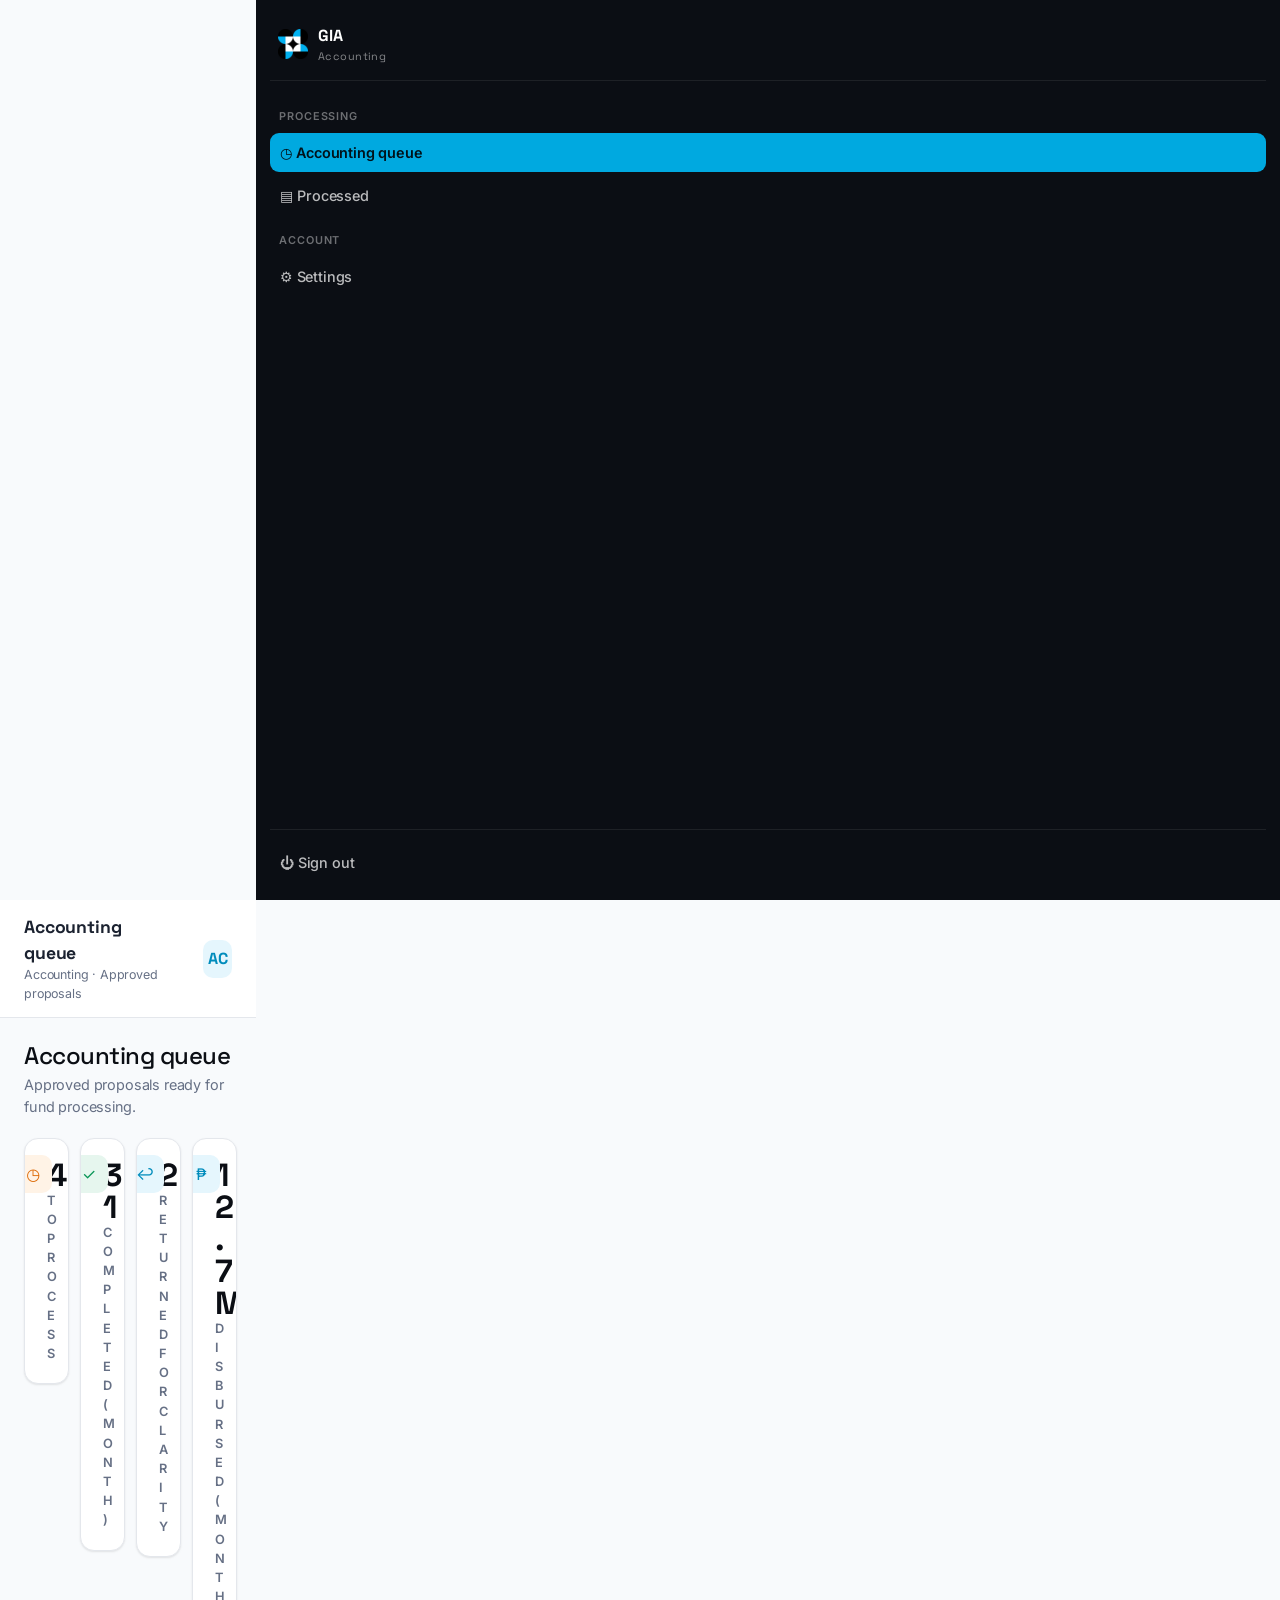
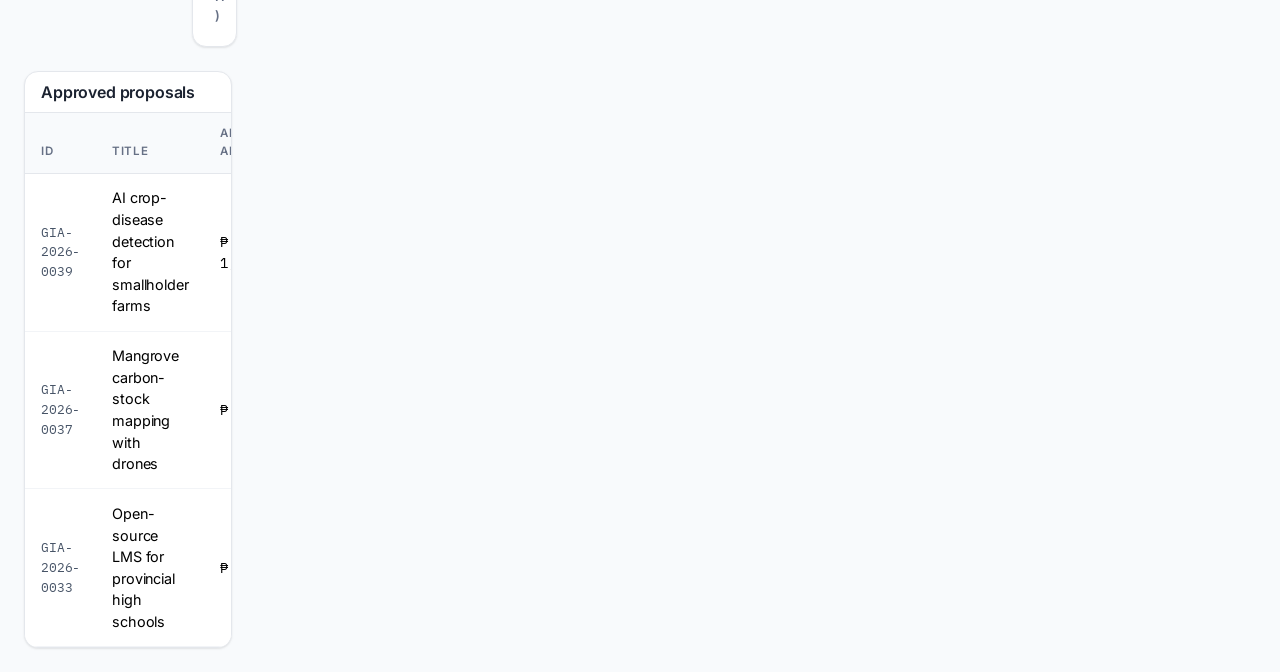
<file: accounting/queue.html>
<!DOCTYPE html>
<html lang="en">
<head>
  <meta charset="UTF-8">
  <meta name="viewport" content="width=device-width, initial-scale=1.0">
  <title>Accounting queue · GIA (DOST)</title>
  <link href="https://cdn.jsdelivr.net/npm/bootstrap@5.3.3/dist/css/bootstrap.min.css" rel="stylesheet">
  <link href="../assets/css/style.css" rel="stylesheet">
</head>
<body>
<div class="app">
  <div class="sb-backdrop"></div>
  <aside class="sidebar">
    <div class="brand">
      <img src="../assets/images/dost-logo.png" alt="DOST" width="30" height="30">
      <div>GIA<small>Accounting</small></div>
    </div>
    <span class="nav-label">Processing</span>
    <a class="nav-link active" href="queue.html">◷ Accounting queue</a>
    <a class="nav-link" href="#">▤ Processed</a>
    <span class="nav-label">Account</span>
    <a class="nav-link" href="#">⚙ Settings</a>
    <div class="sidebar-foot"><a class="nav-link" href="../auth/login.html">⏻ Sign out</a></div>
  </aside>

  <div class="main">
    <header class="topbar">
      <button class="icon-btn sb-toggle" data-sb-toggle aria-label="Menu">☰</button>
      <div>
        <p class="page-title">Accounting queue</p>
        <p class="crumb mb-0">Accounting · Approved proposals</p>
      </div>
      <div class="spacer"></div>
      <div class="avatar">AC</div>
    </header>

    <div class="content">
      <div class="page-head">
        <div>
          <h1>Accounting queue</h1>
          <p class="sub">Approved proposals ready for fund processing.</p>
        </div>
      </div>

      <div class="row g-3 mb-4">
        <div class="col-6 col-lg-3"><div class="card stat-card is-pending"><div class="stat-icon">◷</div><div class="stat-value">4</div><div class="stat-label">To process</div></div></div>
        <div class="col-6 col-lg-3"><div class="card stat-card is-approved"><div class="stat-icon">✓</div><div class="stat-value">31</div><div class="stat-label">Completed (month)</div></div></div>
        <div class="col-6 col-lg-3"><div class="card stat-card"><div class="stat-icon">↩</div><div class="stat-value">2</div><div class="stat-label">Returned for clarity</div></div></div>
        <div class="col-6 col-lg-3"><div class="card stat-card"><div class="stat-icon">₱</div><div class="stat-value">12.7M</div><div class="stat-label">Disbursed (month)</div></div></div>
      </div>

      <div class="card table-card">
        <div class="card-header">Approved proposals</div>
        <div class="table-responsive">
          <table class="table align-middle">
            <thead><tr><th>ID</th><th>Title</th><th>Approved amount</th><th>Approved by</th><th>Actions</th></tr></thead>
            <tbody>
              <tr>
                <td class="id-cell">GIA-2026-0039</td><td>AI crop-disease detection for smallholder farms</td>
                <td class="mono small">₱ 1,200,000</td><td>D. Ramos</td>
                <td class="d-flex gap-1">
                  <a href="../user/view-proposal.html" class="btn btn-sm btn-outline-secondary">View</a>
                  <button class="btn btn-sm btn-primary" data-bs-toggle="modal" data-bs-target="#processModal">Process</button>
                  <button class="btn btn-sm btn-outline-secondary" data-bs-toggle="modal" data-bs-target="#returnModal">Return</button>
                </td>
              </tr>
              <tr>
                <td class="id-cell">GIA-2026-0037</td><td>Mangrove carbon-stock mapping with drones</td>
                <td class="mono small">₱ 670,000</td><td>D. Ramos</td>
                <td class="d-flex gap-1">
                  <a href="../user/view-proposal.html" class="btn btn-sm btn-outline-secondary">View</a>
                  <button class="btn btn-sm btn-primary" data-bs-toggle="modal" data-bs-target="#processModal">Process</button>
                  <button class="btn btn-sm btn-outline-secondary" data-bs-toggle="modal" data-bs-target="#returnModal">Return</button>
                </td>
              </tr>
              <tr>
                <td class="id-cell">GIA-2026-0033</td><td>Open-source LMS for provincial high schools</td>
                <td class="mono small">₱ 540,000</td><td>D. Ramos</td>
                <td class="d-flex gap-1">
                  <a href="../user/view-proposal.html" class="btn btn-sm btn-outline-secondary">View</a>
                  <button class="btn btn-sm btn-primary" data-bs-toggle="modal" data-bs-target="#processModal">Process</button>
                  <button class="btn btn-sm btn-outline-secondary" data-bs-toggle="modal" data-bs-target="#returnModal">Return</button>
                </td>
              </tr>
            </tbody>
          </table>
        </div>
      </div>
    </div>
  </div>
</div>

<div class="modal fade" id="processModal" tabindex="-1">
  <div class="modal-dialog"><div class="modal-content">
    <div class="modal-header"><h5 class="modal-title">Process disbursement</h5><button class="btn-close" data-bs-dismiss="modal"></button></div>
    <div class="modal-body">
      <p class="muted small">Marks the proposal <strong>Completed</strong> once funds are released.</p>
      <div class="row g-3">
        <div class="col-6"><label class="form-label">Disbursement amount</label><input class="form-control mono" value="1,200,000.00"></div>
        <div class="col-6"><label class="form-label">Voucher / DV no.</label><input class="form-control mono" placeholder="DV-2026-____"></div>
      </div>
      <label class="form-label mt-3">Remarks</label>
      <textarea class="form-control" rows="2"></textarea>
    </div>
    <div class="modal-footer"><button class="btn btn-outline-secondary" data-bs-dismiss="modal">Cancel</button><button class="btn btn-primary">Mark completed</button></div>
  </div></div>
</div>

<div class="modal fade" id="returnModal" tabindex="-1">
  <div class="modal-dialog"><div class="modal-content">
    <div class="modal-header"><h5 class="modal-title">Return for clarification</h5><button class="btn-close" data-bs-dismiss="modal"></button></div>
    <div class="modal-body"><p class="muted small">Sends the proposal back up the chain with a question.</p>
      <label class="form-label">What needs clarifying?</label><textarea class="form-control" rows="4" required></textarea></div>
    <div class="modal-footer"><button class="btn btn-outline-secondary" data-bs-dismiss="modal">Cancel</button><button class="btn btn-primary">Send</button></div>
  </div></div>
</div>

<script src="https://cdn.jsdelivr.net/npm/bootstrap@5.3.3/dist/js/bootstrap.bundle.min.js"></script>
<script src="../assets/js/app.js"></script>
</body>
</html>
</file>
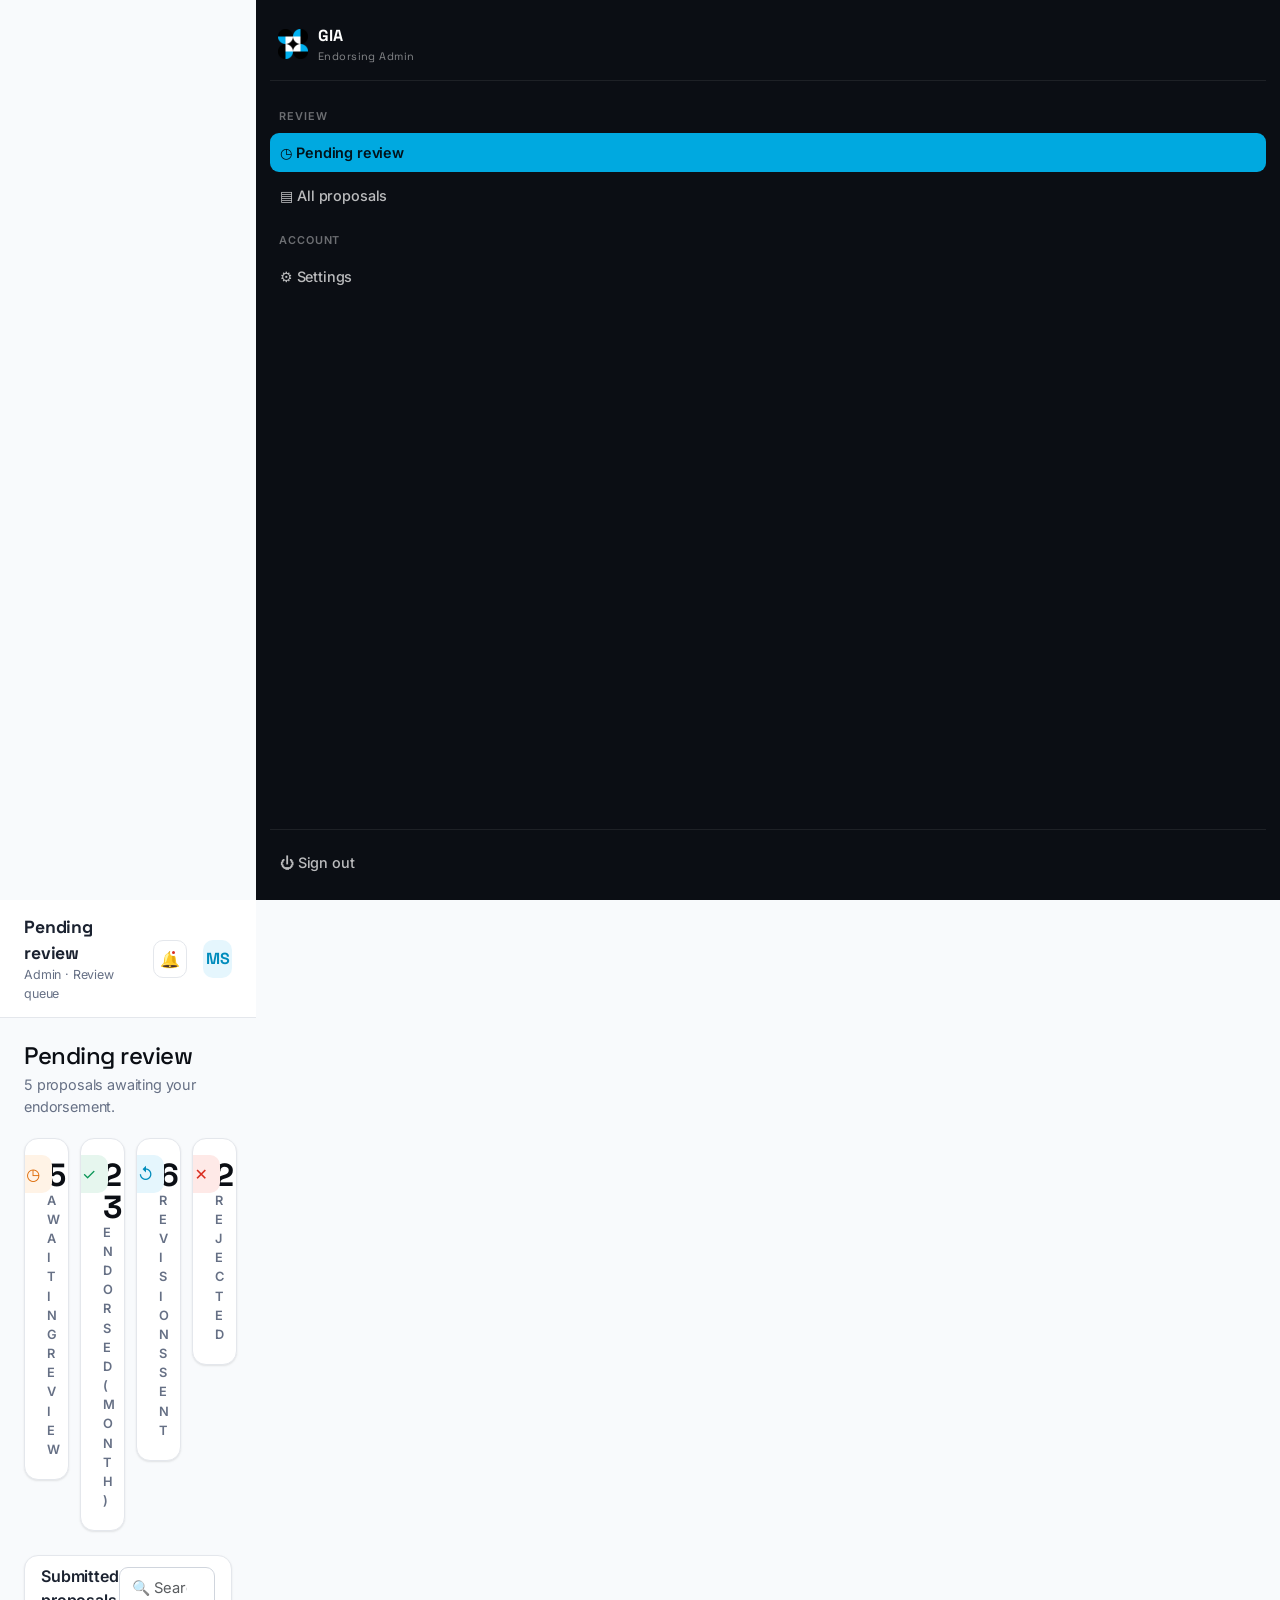
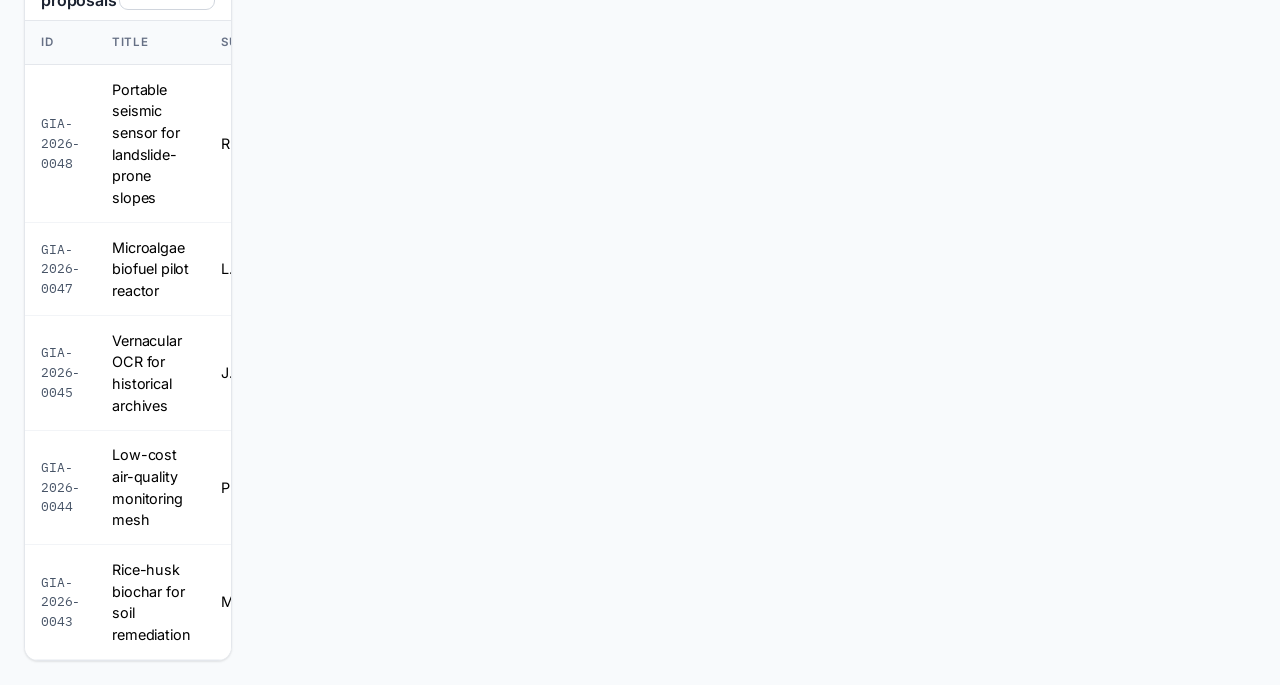
<file: admin/pending.html>
<!DOCTYPE html>
<html lang="en">
<head>
  <meta charset="UTF-8">
  <meta name="viewport" content="width=device-width, initial-scale=1.0">
  <title>Pending review · GIA (DOST) Admin</title>
  <link href="https://cdn.jsdelivr.net/npm/bootstrap@5.3.3/dist/css/bootstrap.min.css" rel="stylesheet">
  <link href="../assets/css/style.css" rel="stylesheet">
</head>
<body>
<div class="app">
  <div class="sb-backdrop"></div>
  <aside class="sidebar">
    <div class="brand">
      <img src="../assets/images/dost-logo.png" alt="DOST" width="30" height="30">
      <div>GIA<small>Endorsing Admin</small></div>
    </div>
    <span class="nav-label">Review</span>
    <a class="nav-link active" href="pending.html">◷ Pending review</a>
    <a class="nav-link" href="#">▤ All proposals</a>
    <span class="nav-label">Account</span>
    <a class="nav-link" href="#">⚙ Settings</a>
    <div class="sidebar-foot"><a class="nav-link" href="../auth/login.html">⏻ Sign out</a></div>
  </aside>

  <div class="main">
    <header class="topbar">
      <button class="icon-btn sb-toggle" data-sb-toggle aria-label="Menu">☰</button>
      <div>
        <p class="page-title">Pending review</p>
        <p class="crumb mb-0">Admin · Review queue</p>
      </div>
      <div class="spacer"></div>
      <button class="icon-btn" aria-label="Notifications">🔔<span class="dot"></span></button>
      <div class="avatar">MS</div>
    </header>

    <div class="content">
      <div class="page-head">
        <div>
          <h1>Pending review</h1>
          <p class="sub">5 proposals awaiting your endorsement.</p>
        </div>
      </div>

      <div class="row g-3 mb-4">
        <div class="col-6 col-lg-3"><div class="card stat-card is-pending"><div class="stat-icon">◷</div><div class="stat-value">5</div><div class="stat-label">Awaiting review</div></div></div>
        <div class="col-6 col-lg-3"><div class="card stat-card is-approved"><div class="stat-icon">✓</div><div class="stat-value">23</div><div class="stat-label">Endorsed (month)</div></div></div>
        <div class="col-6 col-lg-3"><div class="card stat-card"><div class="stat-icon">↺</div><div class="stat-value">6</div><div class="stat-label">Revisions sent</div></div></div>
        <div class="col-6 col-lg-3"><div class="card stat-card is-rejected"><div class="stat-icon">✕</div><div class="stat-value">2</div><div class="stat-label">Rejected</div></div></div>
      </div>

      <div class="card table-card">
        <div class="card-header d-flex justify-content-between align-items-center">
          <span>Submitted proposals</span>
          <input type="search" class="form-control form-control-sm" style="max-width:240px" placeholder="🔍 Search…">
        </div>
        <div class="table-responsive">
          <table class="table align-middle">
            <thead><tr><th>ID</th><th>Title</th><th>Submitter</th><th>Budget</th><th>Submitted</th><th></th></tr></thead>
            <tbody>
              <tr><td class="id-cell">GIA-2026-0048</td><td>Portable seismic sensor for landslide-prone slopes</td><td>R. Aquino</td><td class="mono small">₱ 760,000</td><td class="mono small muted">2026-06-22</td><td><a href="proposal-details.html" class="btn btn-sm btn-primary">Review</a></td></tr>
              <tr><td class="id-cell">GIA-2026-0047</td><td>Microalgae biofuel pilot reactor</td><td>L. Reyes</td><td class="mono small">₱ 1,450,000</td><td class="mono small muted">2026-06-22</td><td><a href="proposal-details.html" class="btn btn-sm btn-primary">Review</a></td></tr>
              <tr><td class="id-cell">GIA-2026-0045</td><td>Vernacular OCR for historical archives</td><td>J. Tan</td><td class="mono small">₱ 410,000</td><td class="mono small muted">2026-06-21</td><td><a href="proposal-details.html" class="btn btn-sm btn-primary">Review</a></td></tr>
              <tr><td class="id-cell">GIA-2026-0044</td><td>Low-cost air-quality monitoring mesh</td><td>P. Cruz</td><td class="mono small">₱ 580,000</td><td class="mono small muted">2026-06-21</td><td><a href="proposal-details.html" class="btn btn-sm btn-primary">Review</a></td></tr>
              <tr><td class="id-cell">GIA-2026-0043</td><td>Rice-husk biochar for soil remediation</td><td>M. Lim</td><td class="mono small">₱ 690,000</td><td class="mono small muted">2026-06-20</td><td><a href="proposal-details.html" class="btn btn-sm btn-primary">Review</a></td></tr>
            </tbody>
          </table>
        </div>
      </div>
    </div>
  </div>
</div>
<script src="https://cdn.jsdelivr.net/npm/bootstrap@5.3.3/dist/js/bootstrap.bundle.min.js"></script>
<script src="../assets/js/app.js"></script>
</body>
</html>
</file>
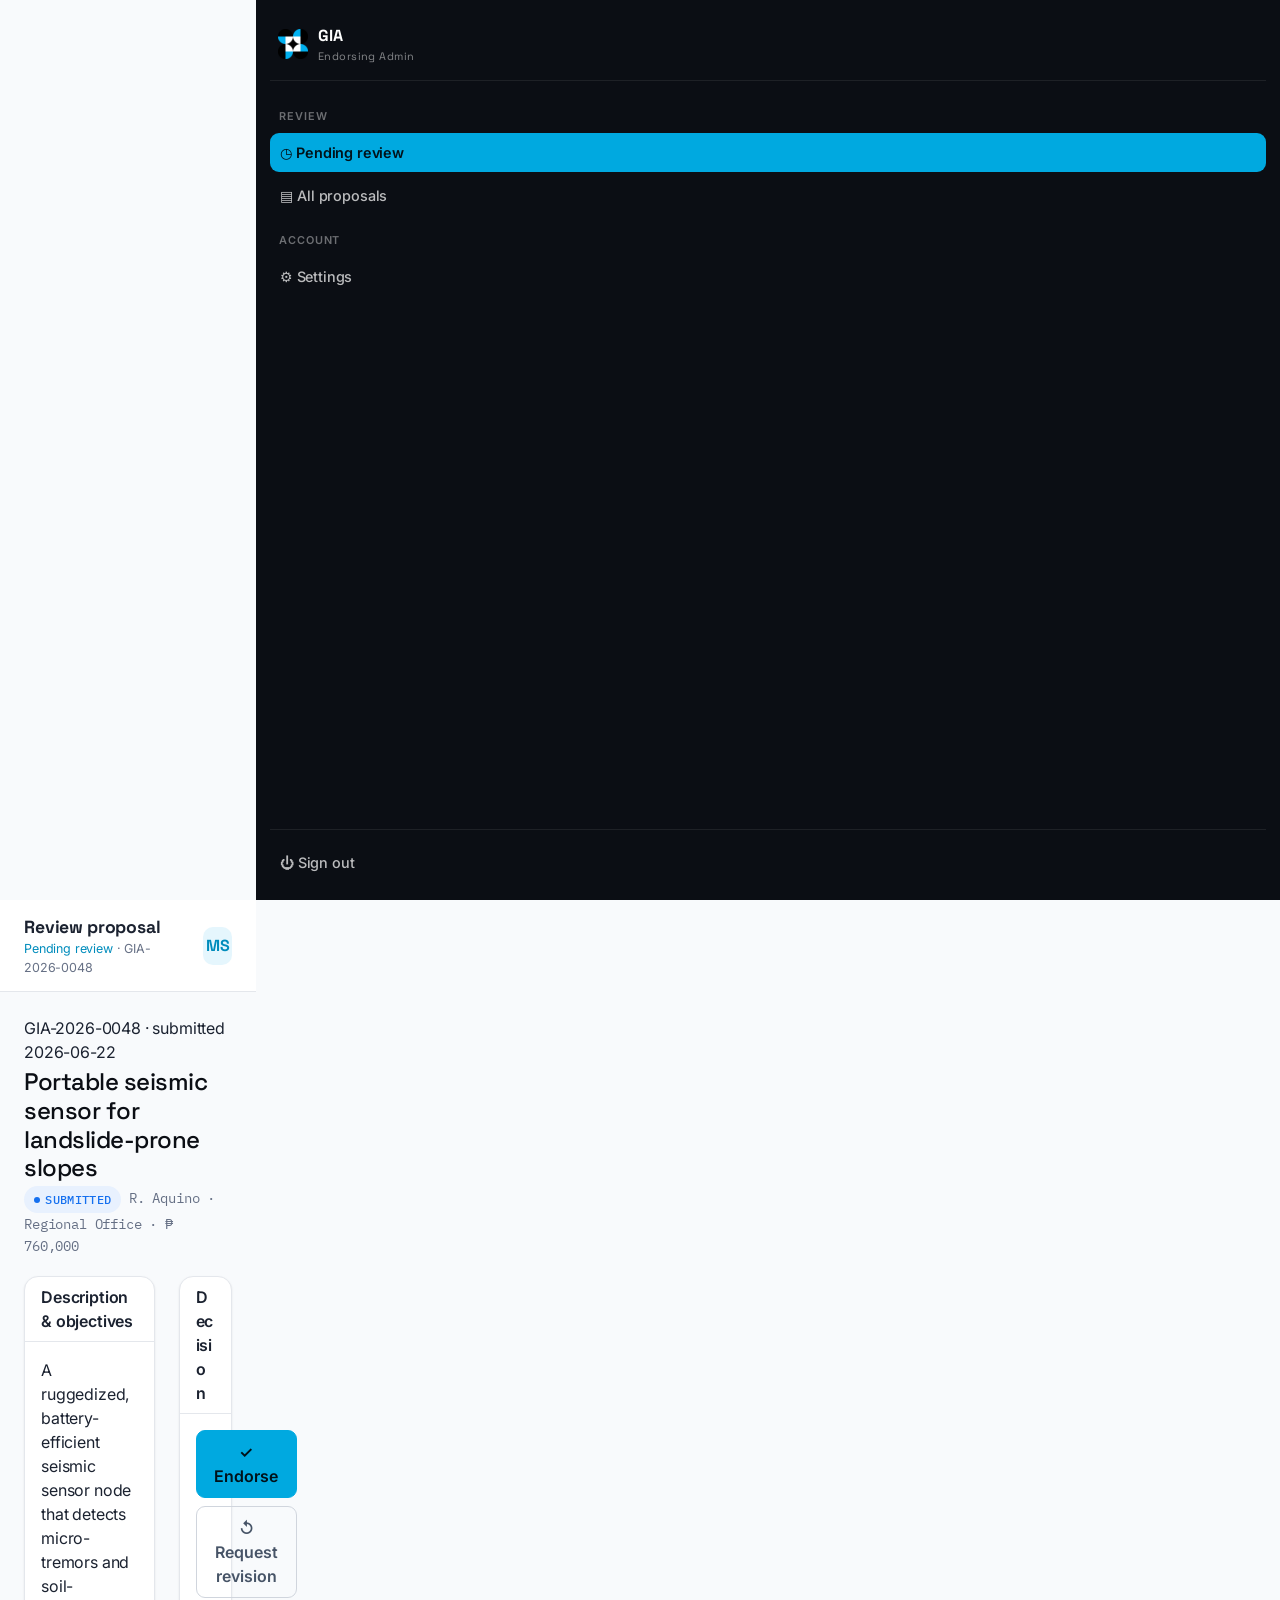
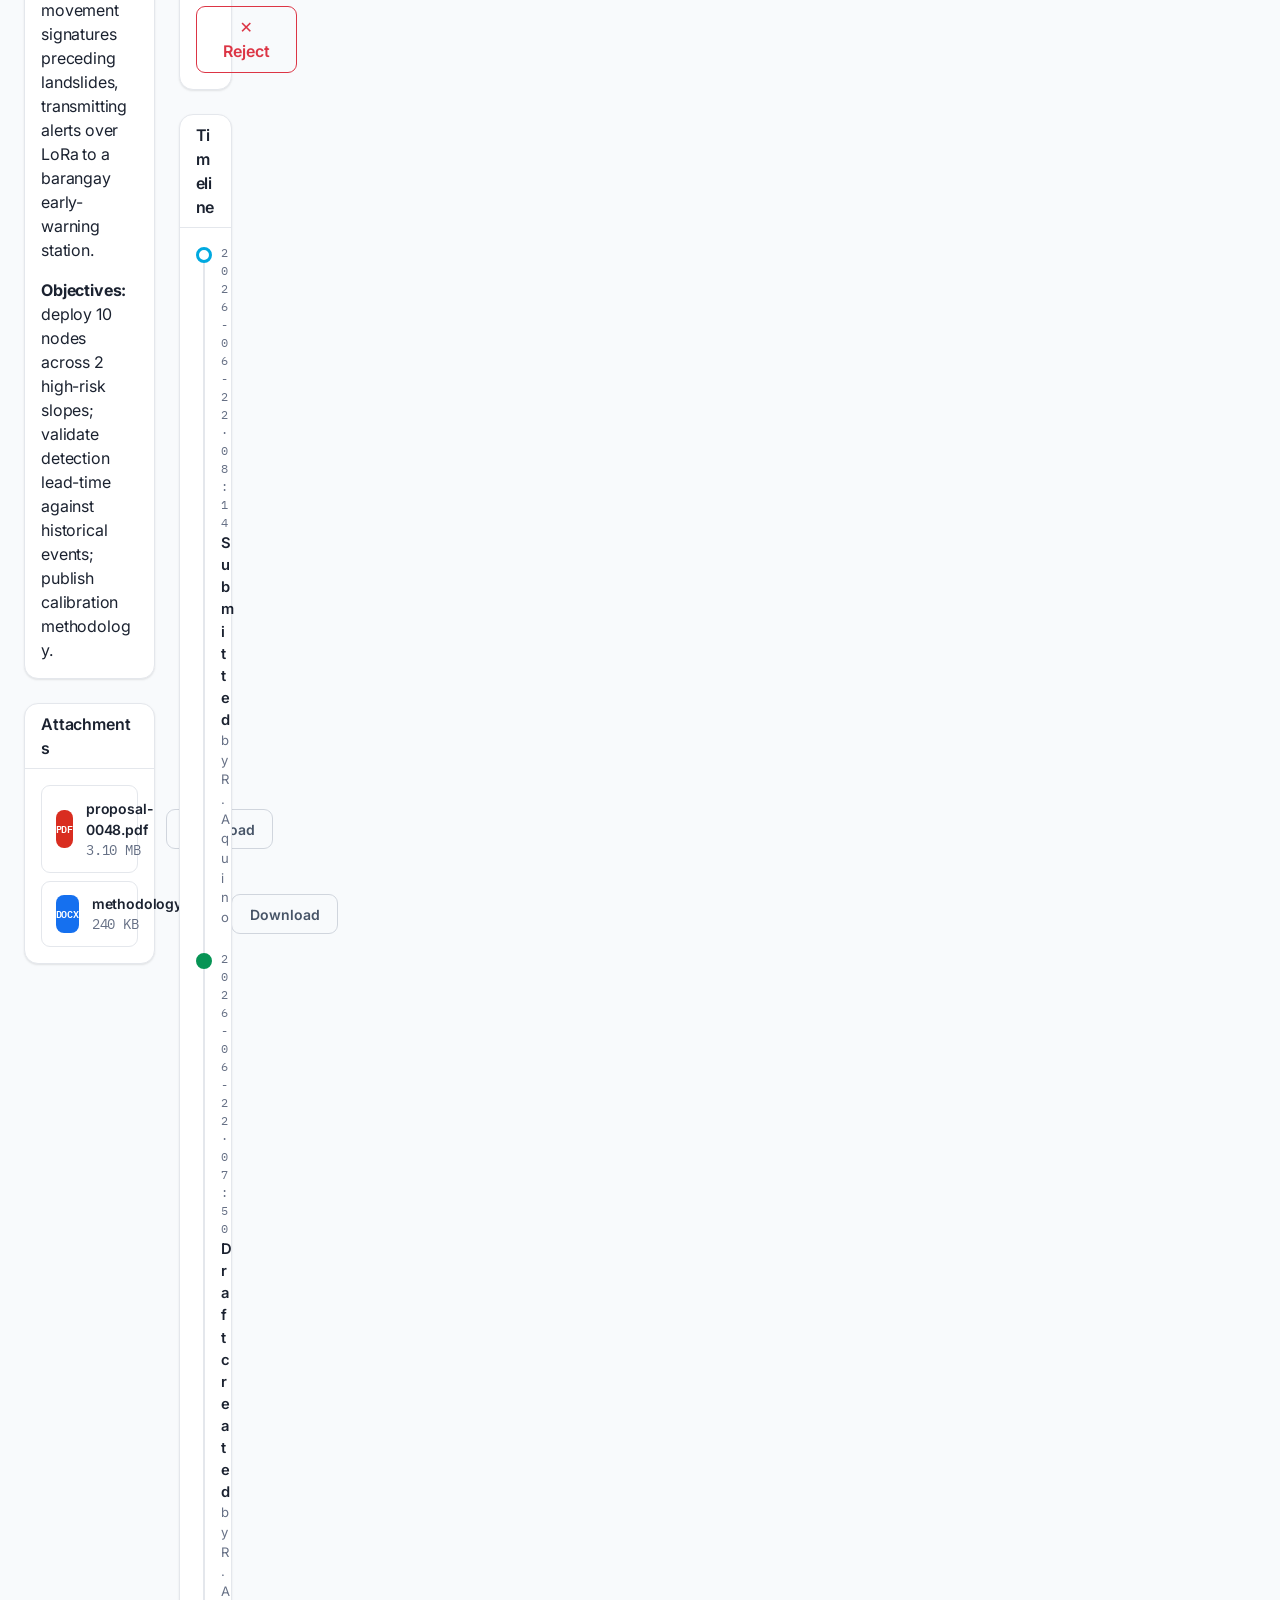
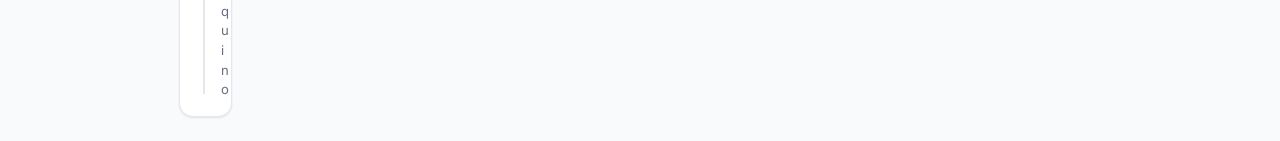
<file: admin/proposal-details.html>
<!DOCTYPE html>
<html lang="en">
<head>
  <meta charset="UTF-8">
  <meta name="viewport" content="width=device-width, initial-scale=1.0">
  <title>Review proposal · GIA (DOST) Admin</title>
  <link href="https://cdn.jsdelivr.net/npm/bootstrap@5.3.3/dist/css/bootstrap.min.css" rel="stylesheet">
  <link href="../assets/css/style.css" rel="stylesheet">
</head>
<body>
<div class="app">
  <div class="sb-backdrop"></div>
  <aside class="sidebar">
    <div class="brand">
      <img src="../assets/images/dost-logo.png" alt="DOST" width="30" height="30">
      <div>GIA<small>Endorsing Admin</small></div>
    </div>
    <span class="nav-label">Review</span>
    <a class="nav-link active" href="pending.html">◷ Pending review</a>
    <a class="nav-link" href="#">▤ All proposals</a>
    <span class="nav-label">Account</span>
    <a class="nav-link" href="#">⚙ Settings</a>
    <div class="sidebar-foot"><a class="nav-link" href="../auth/login.html">⏻ Sign out</a></div>
  </aside>

  <div class="main">
    <header class="topbar">
      <button class="icon-btn sb-toggle" data-sb-toggle aria-label="Menu">☰</button>
      <div>
        <p class="page-title">Review proposal</p>
        <p class="crumb mb-0"><a href="pending.html">Pending review</a> · GIA-2026-0048</p>
      </div>
      <div class="spacer"></div>
      <div class="avatar">MS</div>
    </header>

    <div class="content">
      <div class="page-head">
        <div>
          <p class="id-cell mb-1">GIA-2026-0048 · submitted 2026-06-22</p>
          <h1>Portable seismic sensor for landslide-prone slopes</h1>
          <p class="sub"><span class="badge-status s-submitted">Submitted</span><span class="mono ms-2">R. Aquino · Regional Office · ₱ 760,000</span></p>
        </div>
      </div>

      <div class="row g-4">
        <div class="col-lg-8">
          <div class="card mb-4">
            <div class="card-header">Description &amp; objectives</div>
            <div class="card-body">
              <p>A ruggedized, battery-efficient seismic sensor node that detects micro-tremors and soil-movement signatures preceding landslides, transmitting alerts over LoRa to a barangay early-warning station.</p>
              <p class="mb-0"><strong>Objectives:</strong> deploy 10 nodes across 2 high-risk slopes; validate detection lead-time against historical events; publish calibration methodology.</p>
            </div>
          </div>
          <div class="card">
            <div class="card-header">Attachments</div>
            <div class="card-body d-flex flex-column gap-2">
              <div class="file-row"><span class="ext ext-pdf">PDF</span><div class="flex-grow-1"><div class="fw-semibold small">proposal-0048.pdf</div><div class="muted small mono">3.10 MB</div></div><button class="btn btn-sm btn-outline-secondary">Download</button></div>
              <div class="file-row"><span class="ext ext-docx">DOCX</span><div class="flex-grow-1"><div class="fw-semibold small">methodology.docx</div><div class="muted small mono">240 KB</div></div><button class="btn btn-sm btn-outline-secondary">Download</button></div>
            </div>
          </div>
        </div>

        <!-- Action panel -->
        <div class="col-lg-4">
          <div class="card mb-4">
            <div class="card-header">Decision</div>
            <div class="card-body d-grid gap-2">
              <button class="btn btn-primary" data-bs-toggle="modal" data-bs-target="#endorseModal">✓ Endorse</button>
              <button class="btn btn-outline-secondary" data-bs-toggle="modal" data-bs-target="#reviseModal">↺ Request revision</button>
              <button class="btn btn-outline-danger" data-bs-toggle="modal" data-bs-target="#rejectModal">✕ Reject</button>
            </div>
          </div>
          <div class="card">
            <div class="card-header">Timeline</div>
            <div class="card-body">
              <div class="timeline">
                <div class="tl-item is-active"><div class="tl-time">2026-06-22 · 08:14</div><div class="tl-title">Submitted</div><div class="tl-by">by R. Aquino</div></div>
                <div class="tl-item is-done"><div class="tl-time">2026-06-22 · 07:50</div><div class="tl-title">Draft created</div><div class="tl-by">by R. Aquino</div></div>
              </div>
            </div>
          </div>
        </div>
      </div>
    </div>
  </div>
</div>

<!-- Endorse modal -->
<div class="modal fade" id="endorseModal" tabindex="-1">
  <div class="modal-dialog"><div class="modal-content">
    <div class="modal-header"><h5 class="modal-title">Endorse proposal</h5><button class="btn-close" data-bs-dismiss="modal"></button></div>
    <div class="modal-body">
      <p class="muted small">This forwards <span class="mono">GIA-2026-0048</span> to the Approver.</p>
      <label class="form-label">Remarks (optional)</label>
      <textarea class="form-control" rows="3" placeholder="Note for the Approver…"></textarea>
    </div>
    <div class="modal-footer"><button class="btn btn-outline-secondary" data-bs-dismiss="modal">Cancel</button><button class="btn btn-primary">Confirm endorsement</button></div>
  </div></div>
</div>

<!-- Revision modal -->
<div class="modal fade" id="reviseModal" tabindex="-1">
  <div class="modal-dialog"><div class="modal-content">
    <div class="modal-header"><h5 class="modal-title">Request revision</h5><button class="btn-close" data-bs-dismiss="modal"></button></div>
    <div class="modal-body">
      <p class="muted small">Sends the proposal back to the submitter. Required: tell them what to fix.</p>
      <label class="form-label">What needs changing?</label>
      <textarea class="form-control" rows="4" placeholder="e.g. Attach a detailed budget breakdown and clarify the deployment timeline." required></textarea>
    </div>
    <div class="modal-footer"><button class="btn btn-outline-secondary" data-bs-dismiss="modal">Cancel</button><button class="btn btn-primary">Send revision request</button></div>
  </div></div>
</div>

<!-- Reject modal -->
<div class="modal fade" id="rejectModal" tabindex="-1">
  <div class="modal-dialog"><div class="modal-content">
    <div class="modal-header"><h5 class="modal-title">Reject proposal</h5><button class="btn-close" data-bs-dismiss="modal"></button></div>
    <div class="modal-body">
      <p class="muted small">This closes the proposal. The submitter will be notified.</p>
      <label class="form-label">Reason for rejection</label>
      <textarea class="form-control" rows="4" placeholder="State the reason clearly." required></textarea>
    </div>
    <div class="modal-footer"><button class="btn btn-outline-secondary" data-bs-dismiss="modal">Cancel</button><button class="btn btn-danger">Confirm rejection</button></div>
  </div></div>
</div>

<script src="https://cdn.jsdelivr.net/npm/bootstrap@5.3.3/dist/js/bootstrap.bundle.min.js"></script>
<script src="../assets/js/app.js"></script>
</body>
</html>
</file>
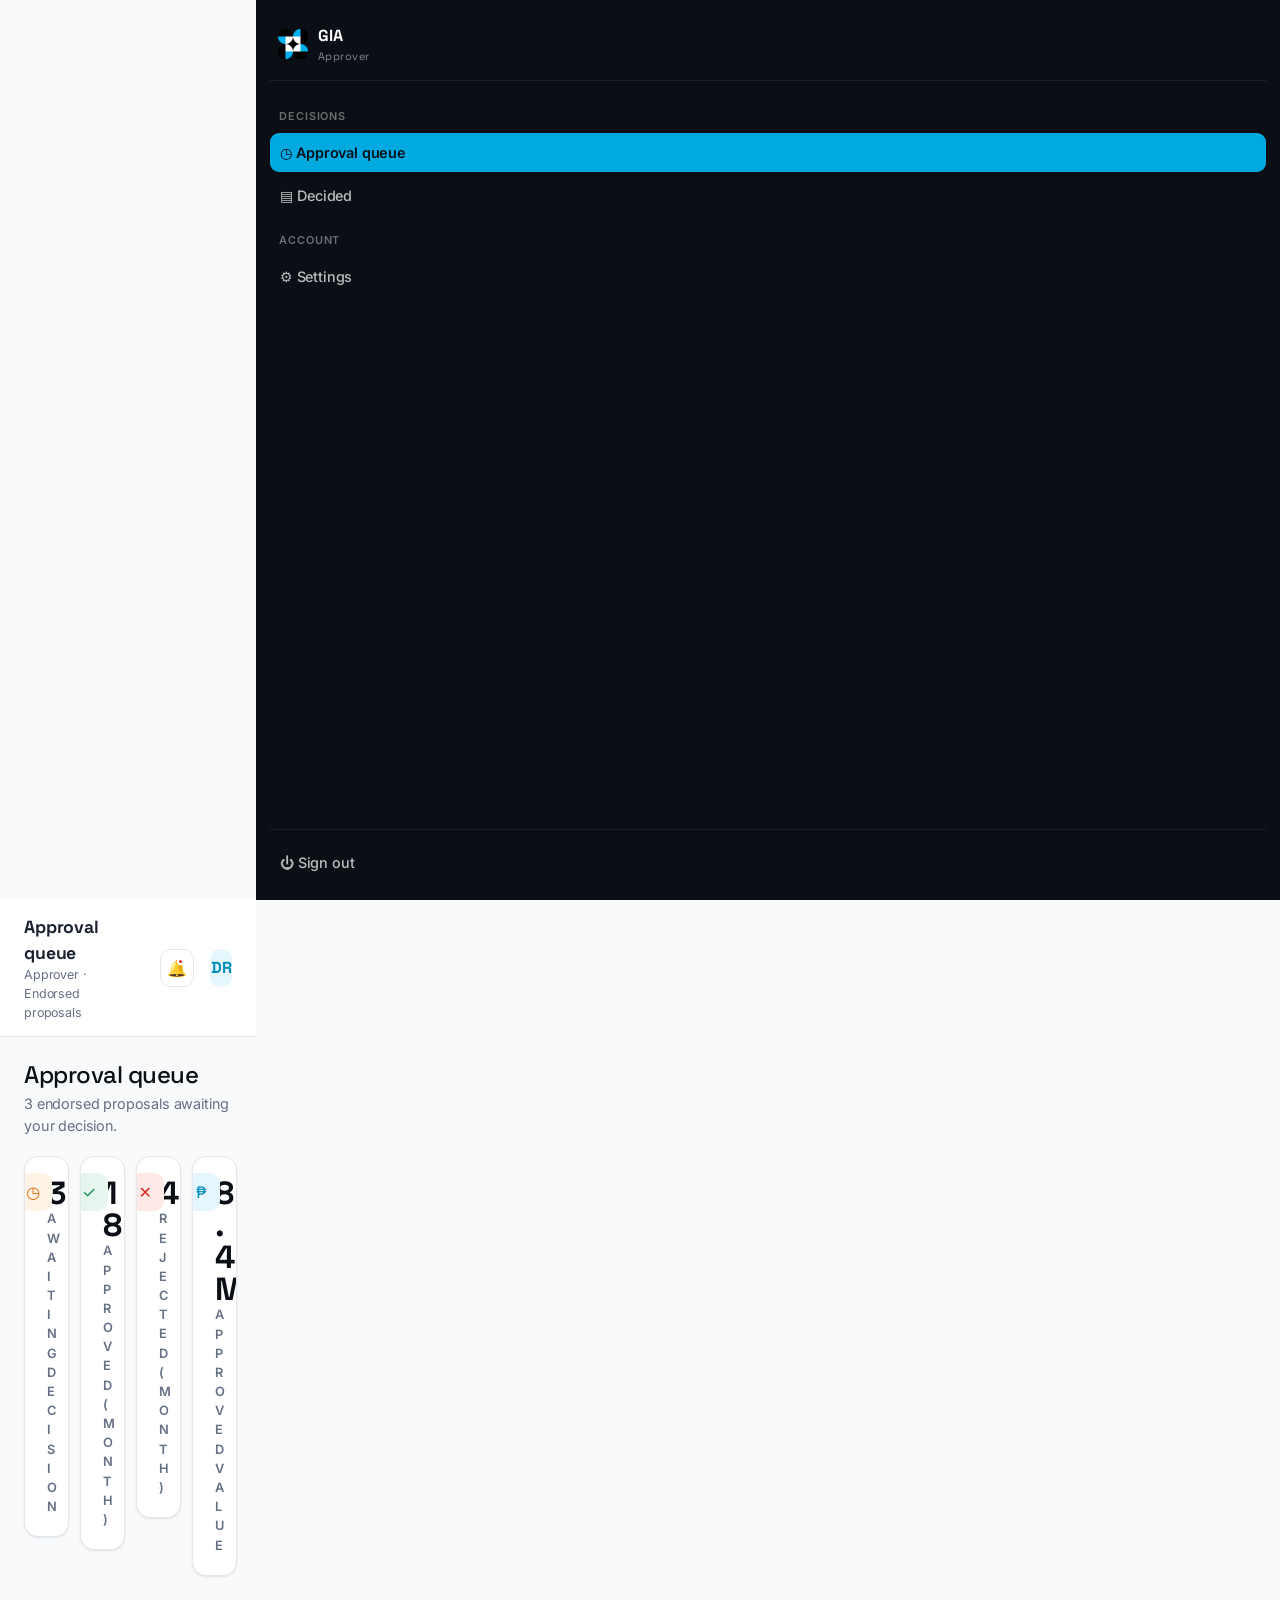
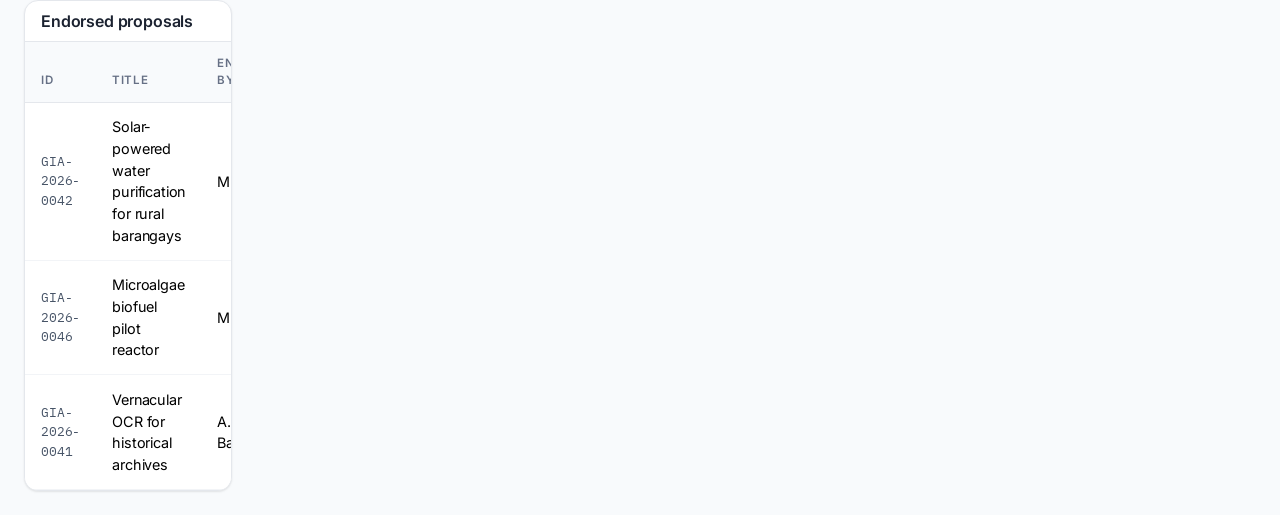
<file: approver/queue.html>
<!DOCTYPE html>
<html lang="en">
<head>
  <meta charset="UTF-8">
  <meta name="viewport" content="width=device-width, initial-scale=1.0">
  <title>Approval queue · GIA (DOST)</title>
  <link href="https://cdn.jsdelivr.net/npm/bootstrap@5.3.3/dist/css/bootstrap.min.css" rel="stylesheet">
  <link href="../assets/css/style.css" rel="stylesheet">
</head>
<body>
<div class="app">
  <div class="sb-backdrop"></div>
  <aside class="sidebar">
    <div class="brand">
      <img src="../assets/images/dost-logo.png" alt="DOST" width="30" height="30">
      <div>GIA<small>Approver</small></div>
    </div>
    <span class="nav-label">Decisions</span>
    <a class="nav-link active" href="queue.html">◷ Approval queue</a>
    <a class="nav-link" href="#">▤ Decided</a>
    <span class="nav-label">Account</span>
    <a class="nav-link" href="#">⚙ Settings</a>
    <div class="sidebar-foot"><a class="nav-link" href="../auth/login.html">⏻ Sign out</a></div>
  </aside>

  <div class="main">
    <header class="topbar">
      <button class="icon-btn sb-toggle" data-sb-toggle aria-label="Menu">☰</button>
      <div>
        <p class="page-title">Approval queue</p>
        <p class="crumb mb-0">Approver · Endorsed proposals</p>
      </div>
      <div class="spacer"></div>
      <button class="icon-btn" aria-label="Notifications">🔔<span class="dot"></span></button>
      <div class="avatar">DR</div>
    </header>

    <div class="content">
      <div class="page-head">
        <div>
          <h1>Approval queue</h1>
          <p class="sub">3 endorsed proposals awaiting your decision.</p>
        </div>
      </div>

      <div class="row g-3 mb-4">
        <div class="col-6 col-lg-3"><div class="card stat-card is-pending"><div class="stat-icon">◷</div><div class="stat-value">3</div><div class="stat-label">Awaiting decision</div></div></div>
        <div class="col-6 col-lg-3"><div class="card stat-card is-approved"><div class="stat-icon">✓</div><div class="stat-value">18</div><div class="stat-label">Approved (month)</div></div></div>
        <div class="col-6 col-lg-3"><div class="card stat-card is-rejected"><div class="stat-icon">✕</div><div class="stat-value">4</div><div class="stat-label">Rejected (month)</div></div></div>
        <div class="col-6 col-lg-3"><div class="card stat-card"><div class="stat-icon">₱</div><div class="stat-value">8.4M</div><div class="stat-label">Approved value</div></div></div>
      </div>

      <div class="card table-card">
        <div class="card-header">Endorsed proposals</div>
        <div class="table-responsive">
          <table class="table align-middle">
            <thead><tr><th>ID</th><th>Title</th><th>Endorsed by</th><th>Budget</th><th>Actions</th></tr></thead>
            <tbody>
              <tr>
                <td class="id-cell">GIA-2026-0042</td>
                <td>Solar-powered water purification for rural barangays</td>
                <td>M. Santos</td><td class="mono small">₱ 480,000</td>
                <td class="d-flex gap-1">
                  <a href="../user/view-proposal.html" class="btn btn-sm btn-outline-secondary">View</a>
                  <button class="btn btn-sm btn-primary" data-bs-toggle="modal" data-bs-target="#approveModal">Approve</button>
                  <button class="btn btn-sm btn-outline-danger" data-bs-toggle="modal" data-bs-target="#rejectModal">Reject</button>
                </td>
              </tr>
              <tr>
                <td class="id-cell">GIA-2026-0046</td>
                <td>Microalgae biofuel pilot reactor</td>
                <td>M. Santos</td><td class="mono small">₱ 1,450,000</td>
                <td class="d-flex gap-1">
                  <a href="../user/view-proposal.html" class="btn btn-sm btn-outline-secondary">View</a>
                  <button class="btn btn-sm btn-primary" data-bs-toggle="modal" data-bs-target="#approveModal">Approve</button>
                  <button class="btn btn-sm btn-outline-danger" data-bs-toggle="modal" data-bs-target="#rejectModal">Reject</button>
                </td>
              </tr>
              <tr>
                <td class="id-cell">GIA-2026-0041</td>
                <td>Vernacular OCR for historical archives</td>
                <td>A. Bautista</td><td class="mono small">₱ 410,000</td>
                <td class="d-flex gap-1">
                  <a href="../user/view-proposal.html" class="btn btn-sm btn-outline-secondary">View</a>
                  <button class="btn btn-sm btn-primary" data-bs-toggle="modal" data-bs-target="#approveModal">Approve</button>
                  <button class="btn btn-sm btn-outline-danger" data-bs-toggle="modal" data-bs-target="#rejectModal">Reject</button>
                </td>
              </tr>
            </tbody>
          </table>
        </div>
      </div>
    </div>
  </div>
</div>

<div class="modal fade" id="approveModal" tabindex="-1">
  <div class="modal-dialog"><div class="modal-content">
    <div class="modal-header"><h5 class="modal-title">Approve proposal</h5><button class="btn-close" data-bs-dismiss="modal"></button></div>
    <div class="modal-body"><p class="muted small">Approving forwards the proposal to Accounting for processing.</p>
      <label class="form-label">Approved amount (PHP)</label>
      <input class="form-control mono mb-3" value="480,000.00">
      <label class="form-label">Remarks (optional)</label>
      <textarea class="form-control" rows="3"></textarea></div>
    <div class="modal-footer"><button class="btn btn-outline-secondary" data-bs-dismiss="modal">Cancel</button><button class="btn btn-primary">Confirm approval</button></div>
  </div></div>
</div>

<div class="modal fade" id="rejectModal" tabindex="-1">
  <div class="modal-dialog"><div class="modal-content">
    <div class="modal-header"><h5 class="modal-title">Reject proposal</h5><button class="btn-close" data-bs-dismiss="modal"></button></div>
    <div class="modal-body"><label class="form-label">Reason for rejection</label><textarea class="form-control" rows="4" required></textarea></div>
    <div class="modal-footer"><button class="btn btn-outline-secondary" data-bs-dismiss="modal">Cancel</button><button class="btn btn-danger">Confirm rejection</button></div>
  </div></div>
</div>

<script src="https://cdn.jsdelivr.net/npm/bootstrap@5.3.3/dist/js/bootstrap.bundle.min.js"></script>
<script src="../assets/js/app.js"></script>
</body>
</html>
</file>
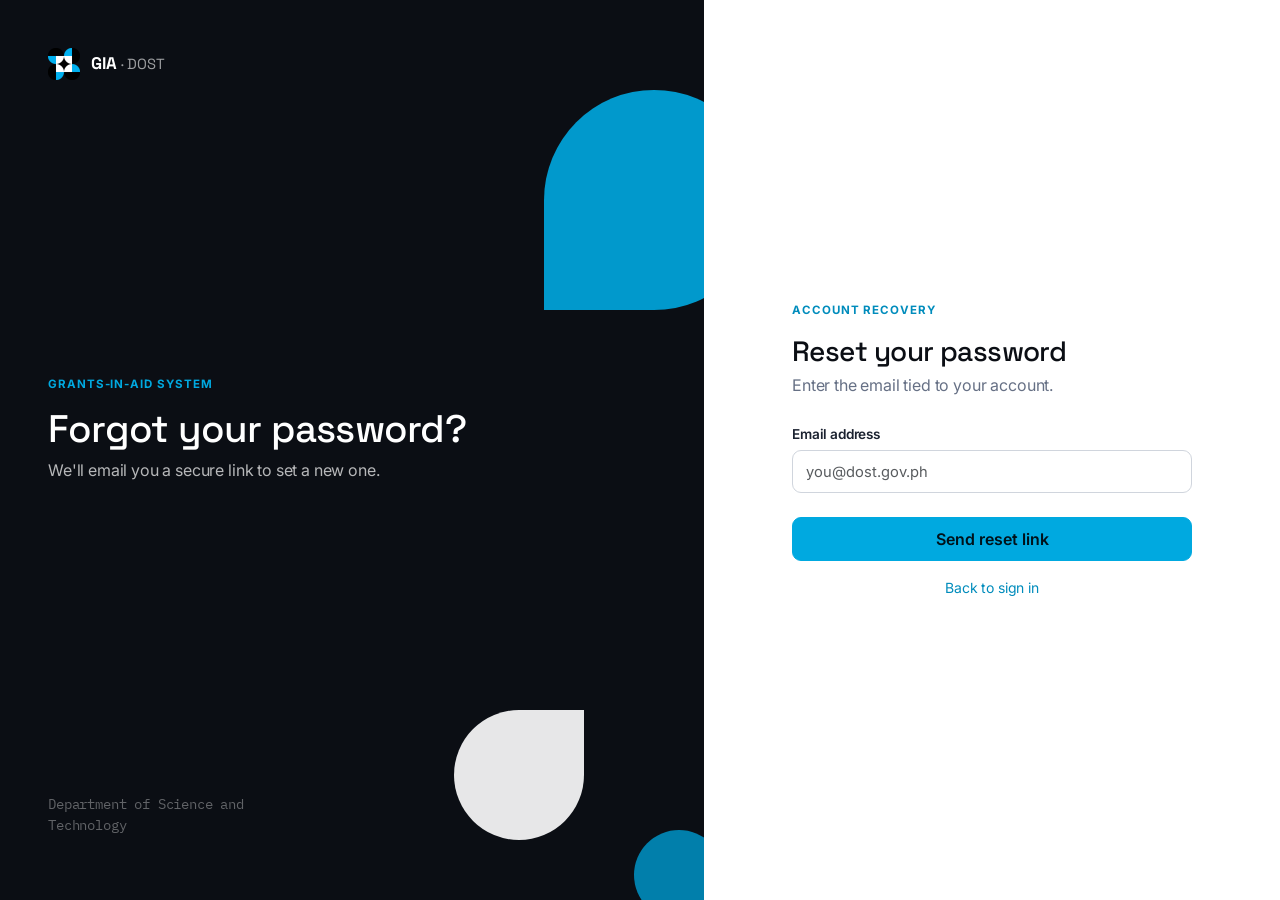
<file: auth/forgot-password.html>
<!DOCTYPE html>
<html lang="en">
<head>
  <meta charset="UTF-8">
  <meta name="viewport" content="width=device-width, initial-scale=1.0">
  <title>Reset password · GIA (DOST)</title>
  <link href="https://cdn.jsdelivr.net/npm/bootstrap@5.3.3/dist/css/bootstrap.min.css" rel="stylesheet">
  <link href="../assets/css/style.css" rel="stylesheet">
</head>
<body>
<div class="auth-wrap">
  <aside class="auth-aside">
    <div class="field" aria-hidden="true">
      <span class="bh bh-1"></span><span class="bh bh-2"></span><span class="bh bh-3"></span>
    </div>
    <div class="brand-row">
      <img src="../assets/images/dost-logo.png" alt="DOST" width="32" height="32">
      <span>GIA <small style="font-weight:400;opacity:.6">· DOST</small></span>
    </div>
    <div>
      <p class="label-eyebrow" style="color:var(--gia-cyan)">Grants-in-Aid System</p>
      <h2>Forgot your password?</h2>
      <p>We'll email you a secure link to set a new one.</p>
    </div>
    <p class="mono small" style="opacity:.5">Department of Science and Technology</p>
  </aside>

  <main class="auth-main">
    <div class="auth-card">
      <p class="label-eyebrow">Account recovery</p>
      <h1 class="mb-1">Reset your password</h1>
      <p class="muted mb-4">Enter the email tied to your account.</p>
      <form action="#" method="post" novalidate>
        <div class="mb-4">
          <label class="form-label" for="email">Email address</label>
          <input type="email" class="form-control" id="email" placeholder="you@dost.gov.ph" required>
        </div>
        <button type="submit" class="btn btn-primary w-100 mb-3">Send reset link</button>
        <p class="text-center muted small mb-0"><a href="login.html">Back to sign in</a></p>
      </form>
    </div>
  </main>
</div>
<script src="../assets/js/app.js"></script>
</body>
</html>
</file>
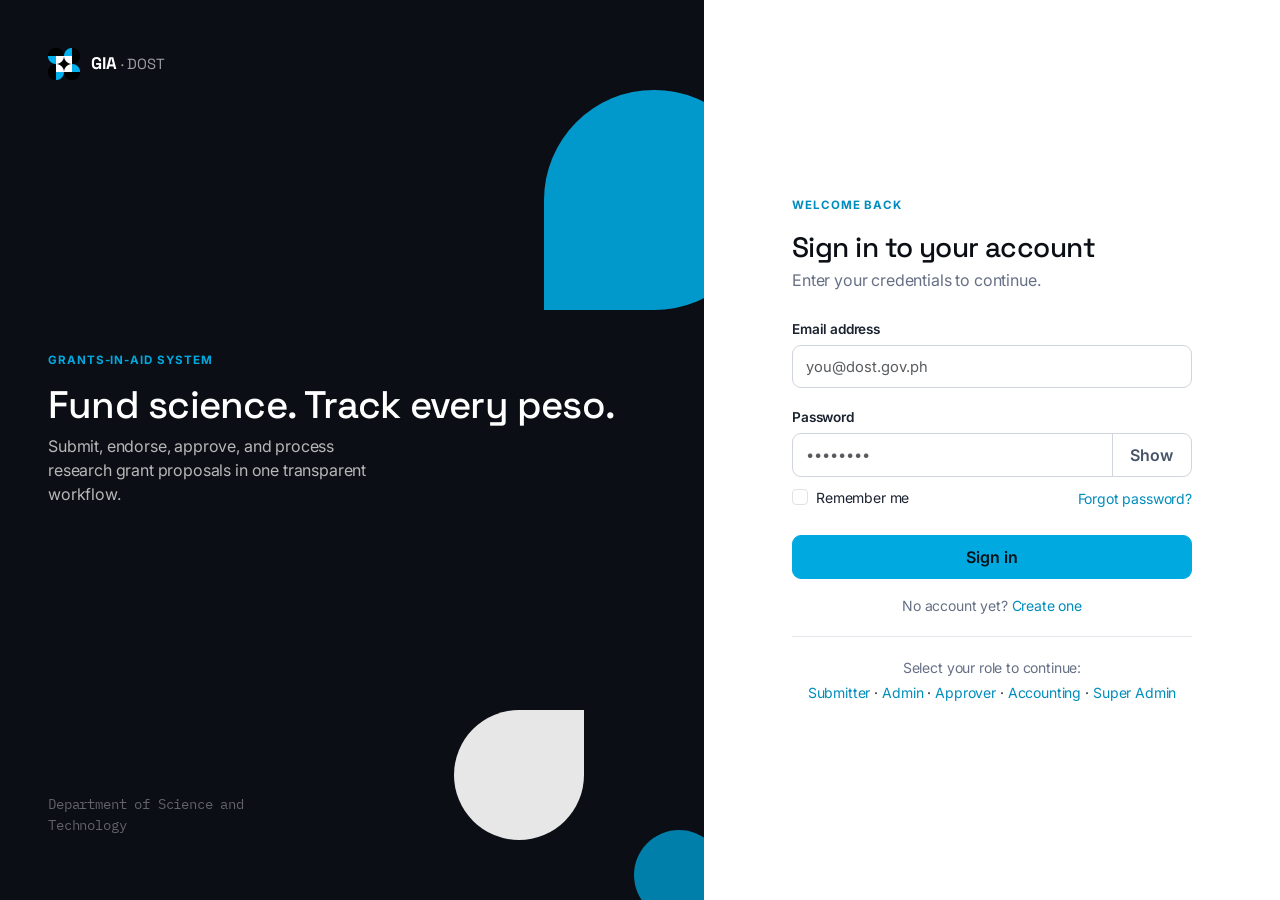
<file: auth/login.html>
<!DOCTYPE html>
<html lang="en">
<head>
  <meta charset="UTF-8">
  <meta name="viewport" content="width=device-width, initial-scale=1.0">
  <title>Sign in · GIA (DOST)</title>
  <link href="https://cdn.jsdelivr.net/npm/bootstrap@5.3.3/dist/css/bootstrap.min.css" rel="stylesheet">
  <link href="../assets/css/style.css" rel="stylesheet">
</head>
<body>
<div class="auth-wrap">
  <!-- Brand panel -->
  <aside class="auth-aside">
    <div class="field" aria-hidden="true">
      <span class="bh bh-1"></span><span class="bh bh-2"></span><span class="bh bh-3"></span>
    </div>
    <div class="brand-row">
      <img src="../assets/images/dost-logo.png" alt="DOST" width="32" height="32">
      <span>GIA <small style="font-weight:400;opacity:.6">· DOST</small></span>
    </div>
    <div>
      <p class="label-eyebrow" style="color:var(--gia-cyan)">Grants-in-Aid System</p>
      <h2>Fund science. Track every peso.</h2>
      <p>Submit, endorse, approve, and process research grant proposals in one transparent workflow.</p>
    </div>
    <p class="mono small" style="opacity:.5">Department of Science and Technology</p>
  </aside>

  <!-- Form -->
  <main class="auth-main">
    <div class="auth-card">
      <div class="d-flex align-items-center gap-2 mb-4 d-md-none">
        <span class="gia-mark"></span><strong class="display">GIA · DOST</strong>
      </div>
      <p class="label-eyebrow">Welcome back</p>
      <h1 class="mb-1">Sign in to your account</h1>
      <p class="muted mb-4">Enter your credentials to continue.</p>

      <form action="#" method="post" novalidate>
        <div class="mb-3">
          <label class="form-label" for="email">Email address</label>
          <input type="email" class="form-control" id="email" placeholder="you@dost.gov.ph" required>
        </div>
        <div class="mb-2">
          <label class="form-label" for="password">Password</label>
          <div class="input-group">
            <input type="password" class="form-control" id="password" placeholder="••••••••" required>
            <button class="btn btn-outline-secondary" type="button" data-toggle-pw="#password">Show</button>
          </div>
        </div>
        <div class="d-flex justify-content-between align-items-center mb-4">
          <div class="form-check">
            <input class="form-check-input" type="checkbox" id="remember">
            <label class="form-check-label small" for="remember">Remember me</label>
          </div>
          <a href="forgot-password.html" class="small">Forgot password?</a>
        </div>
        <button type="submit" class="btn btn-primary w-100 mb-3">Sign in</button>
        <p class="text-center muted small mb-0">
          No account yet? <a href="register.html">Create one</a>
        </p>
      </form>

      <div class="divider"></div>
      <p class="muted small text-center mb-1">Select your role to continue:</p>
      <div class="d-flex flex-wrap gap-1 justify-content-center small">
        <a href="../user/dashboard.html">Submitter</a> ·
        <a href="../admin/pending.html">Admin</a> ·
        <a href="../approver/queue.html">Approver</a> ·
        <a href="../accounting/queue.html">Accounting</a> ·
        <a href="../superadmin/users.html">Super Admin</a>
      </div>
    </div>
  </main>
</div>
<script src="../assets/js/app.js"></script>
</body>
</html>
</file>
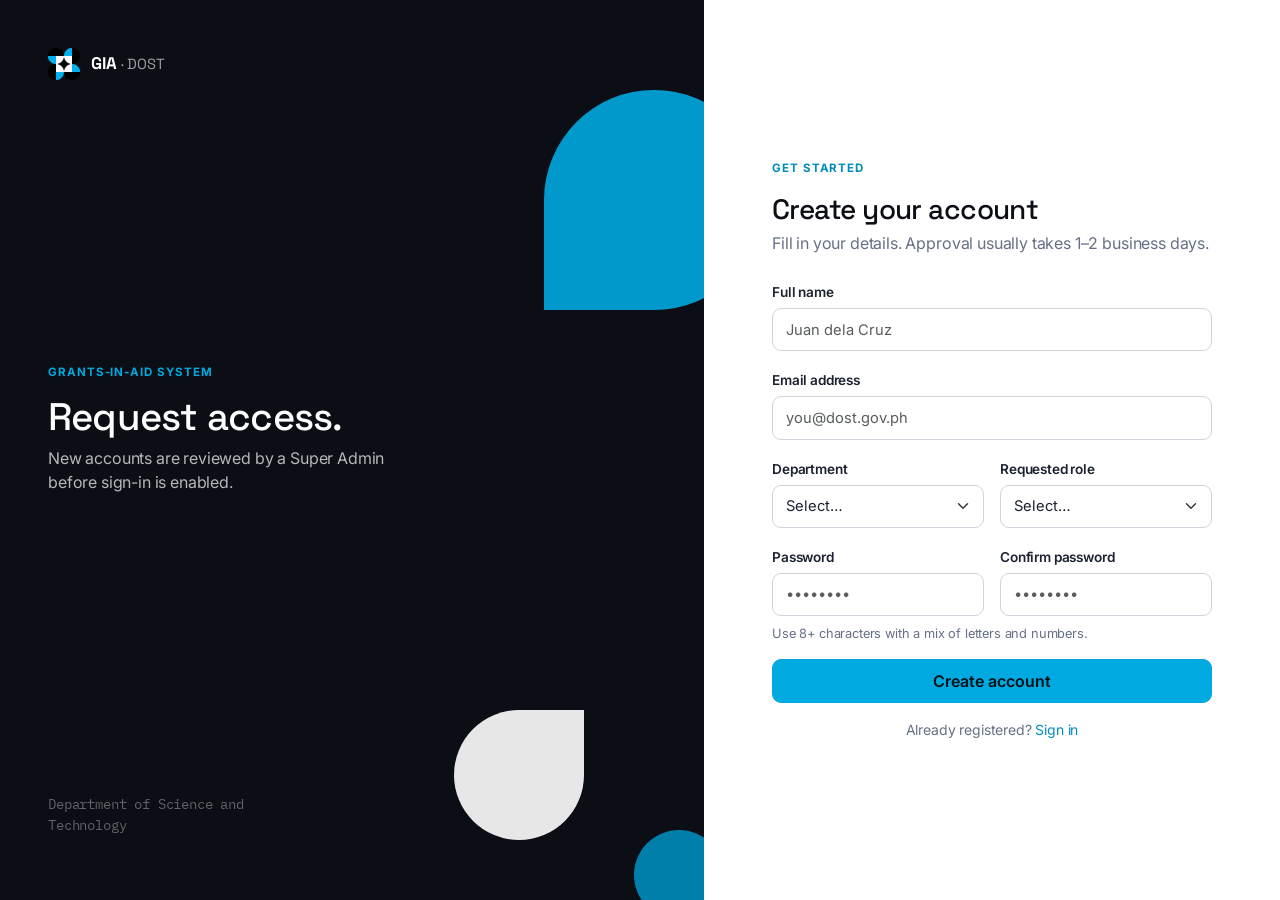
<file: auth/register.html>
<!DOCTYPE html>
<html lang="en">
<head>
  <meta charset="UTF-8">
  <meta name="viewport" content="width=device-width, initial-scale=1.0">
  <title>Create account · GIA (DOST)</title>
  <link href="https://cdn.jsdelivr.net/npm/bootstrap@5.3.3/dist/css/bootstrap.min.css" rel="stylesheet">
  <link href="../assets/css/style.css" rel="stylesheet">
</head>
<body>
<div class="auth-wrap">
  <aside class="auth-aside">
    <div class="field" aria-hidden="true">
      <span class="bh bh-1"></span><span class="bh bh-2"></span><span class="bh bh-3"></span>
    </div>
    <div class="brand-row">
      <img src="../assets/images/dost-logo.png" alt="DOST" width="32" height="32">
      <span>GIA <small style="font-weight:400;opacity:.6">· DOST</small></span>
    </div>
    <div>
      <p class="label-eyebrow" style="color:var(--gia-cyan)">Grants-in-Aid System</p>
      <h2>Request access.</h2>
      <p>New accounts are reviewed by a Super Admin before sign-in is enabled.</p>
    </div>
    <p class="mono small" style="opacity:.5">Department of Science and Technology</p>
  </aside>

  <main class="auth-main">
    <div class="auth-card" style="max-width:440px">
      <p class="label-eyebrow">Get started</p>
      <h1 class="mb-1">Create your account</h1>
      <p class="muted mb-4">Fill in your details. Approval usually takes 1–2 business days.</p>

      <form action="#" method="post" novalidate>
        <div class="mb-3">
          <label class="form-label" for="fullname">Full name</label>
          <input type="text" class="form-control" id="fullname" placeholder="Juan dela Cruz" required>
        </div>
        <div class="mb-3">
          <label class="form-label" for="email">Email address</label>
          <input type="email" class="form-control" id="email" placeholder="you@dost.gov.ph" required>
        </div>
        <div class="row g-3 mb-3">
          <div class="col-sm-6">
            <label class="form-label" for="department">Department</label>
            <select class="form-select" id="department" required>
              <option value="" selected disabled>Select…</option>
              <option>Research &amp; Development</option>
              <option>Science Education</option>
              <option>Regional Office</option>
              <option>Accounting</option>
              <option>Administrative Services</option>
            </select>
          </div>
          <div class="col-sm-6">
            <label class="form-label" for="role">Requested role</label>
            <select class="form-select" id="role" required>
              <option value="" selected disabled>Select…</option>
              <option>Submitter</option>
              <option>Endorsing Admin</option>
              <option>Approver</option>
              <option>Accounting Staff</option>
            </select>
          </div>
        </div>
        <div class="row g-3 mb-2">
          <div class="col-sm-6">
            <label class="form-label" for="password">Password</label>
            <input type="password" class="form-control" id="password" placeholder="••••••••" required>
          </div>
          <div class="col-sm-6">
            <label class="form-label" for="confirm">Confirm password</label>
            <input type="password" class="form-control" id="confirm" placeholder="••••••••" required>
          </div>
        </div>
        <p class="form-text mb-3">Use 8+ characters with a mix of letters and numbers.</p>
        <button type="submit" class="btn btn-primary w-100 mb-3">Create account</button>
        <p class="text-center muted small mb-0">
          Already registered? <a href="login.html">Sign in</a>
        </p>
      </form>
    </div>
  </main>
</div>
<script src="../assets/js/app.js"></script>
</body>
</html>
</file>
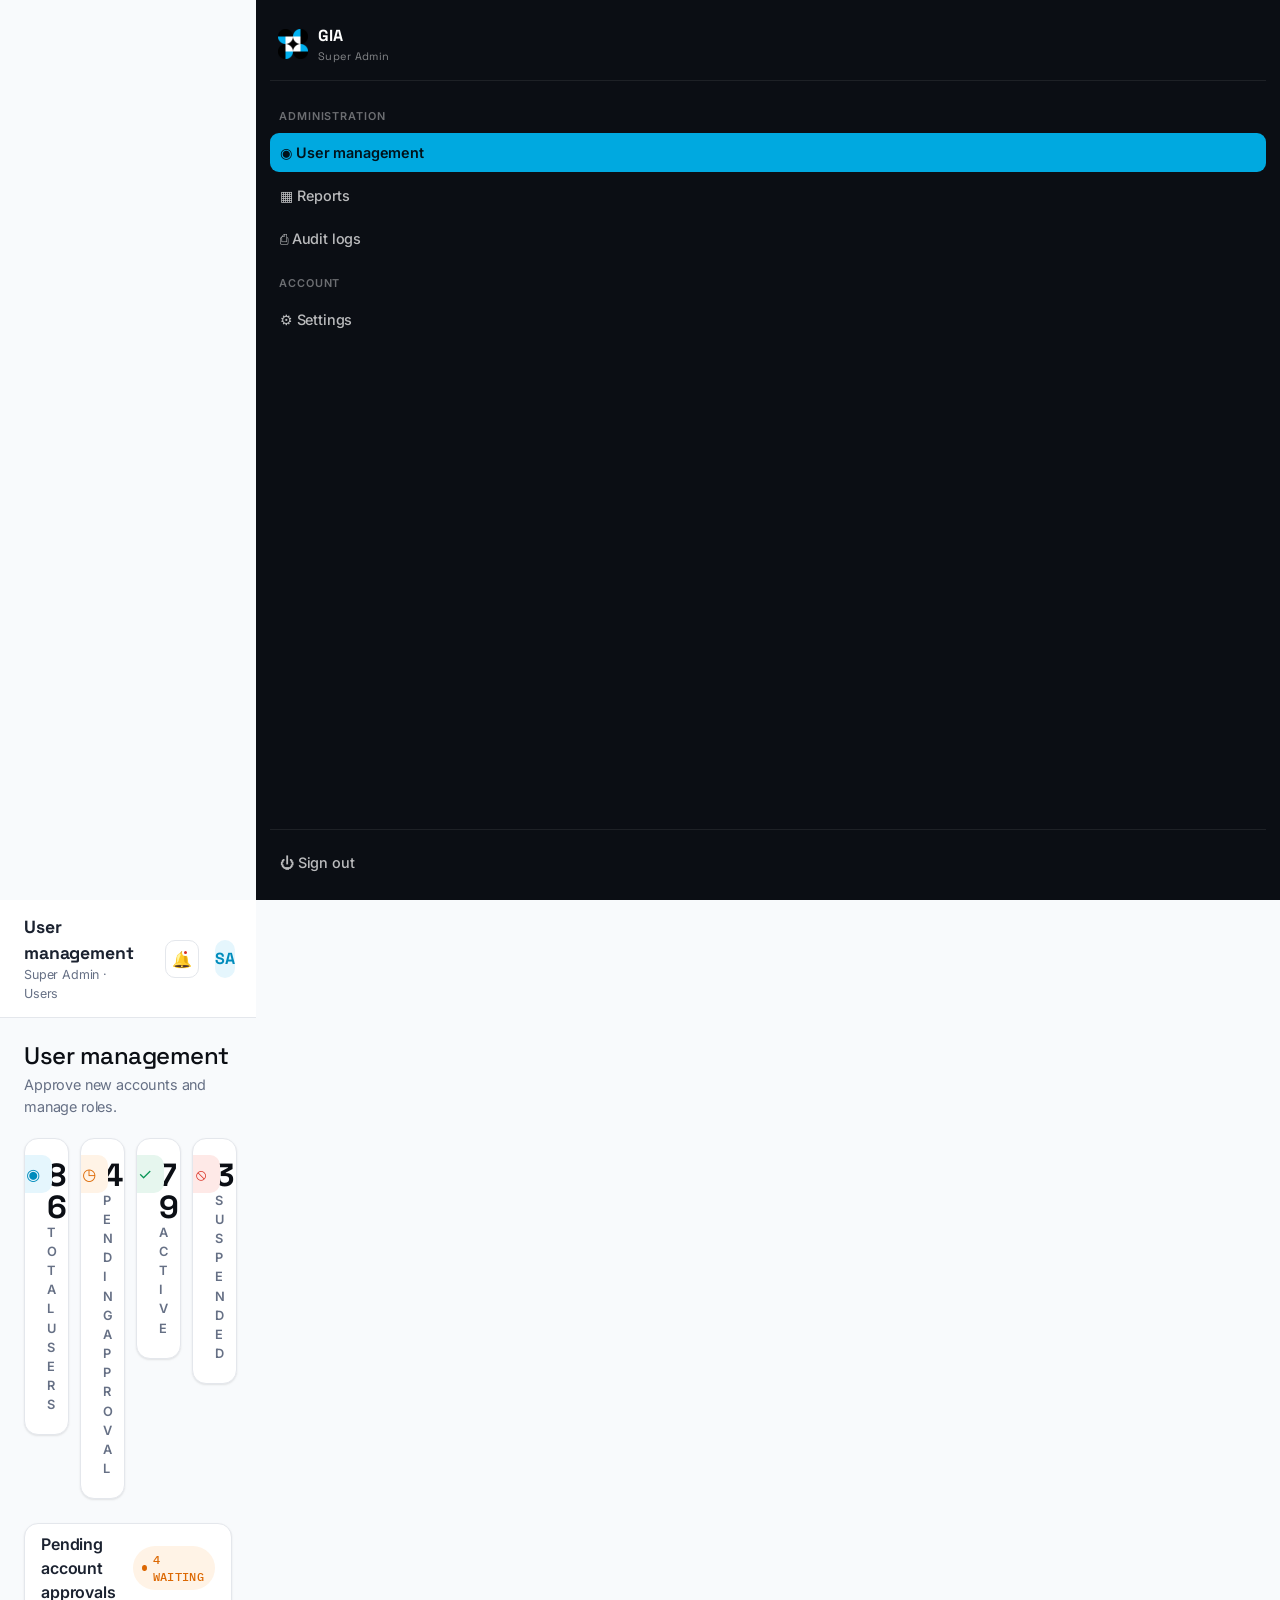
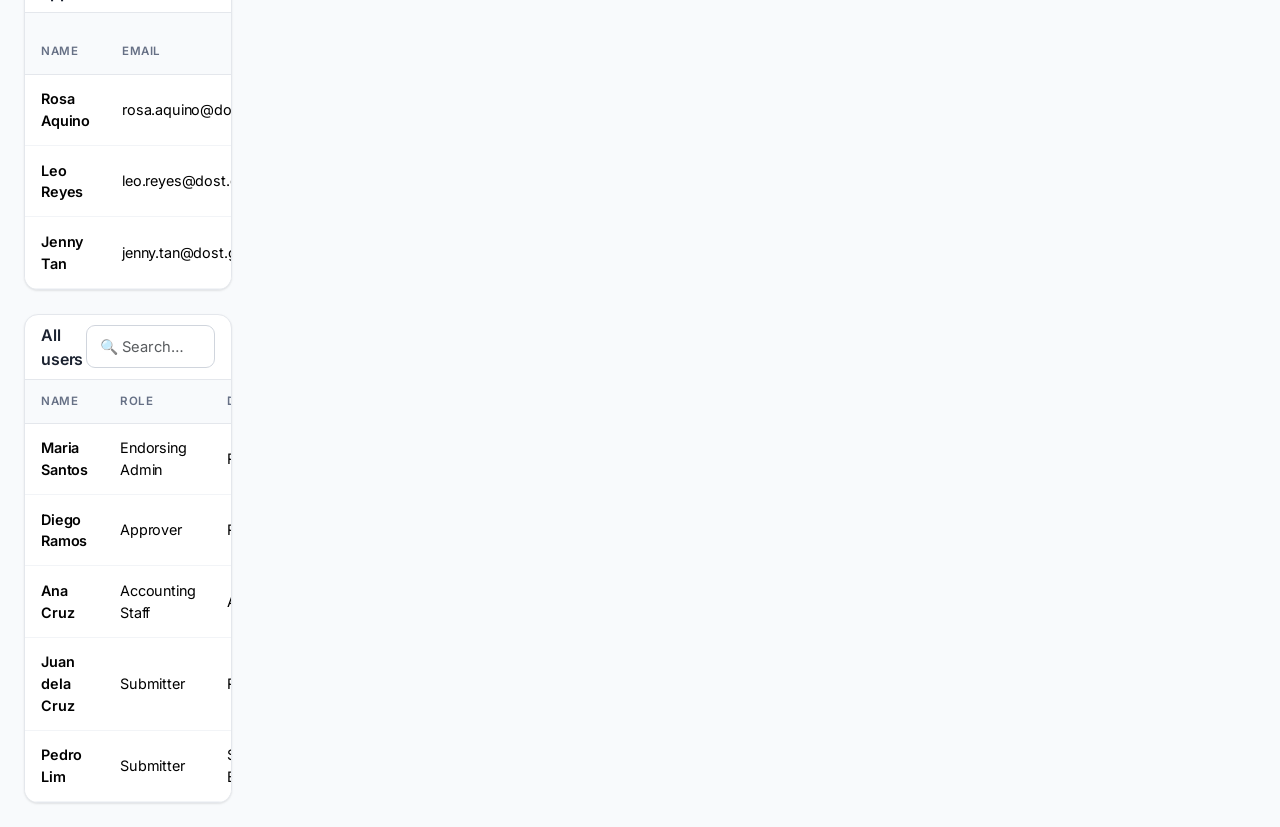
<file: superadmin/users.html>
<!DOCTYPE html>
<html lang="en">
<head>
  <meta charset="UTF-8">
  <meta name="viewport" content="width=device-width, initial-scale=1.0">
  <title>User management · GIA (DOST) Super Admin</title>
  <link href="https://cdn.jsdelivr.net/npm/bootstrap@5.3.3/dist/css/bootstrap.min.css" rel="stylesheet">
  <link href="../assets/css/style.css" rel="stylesheet">
</head>
<body>
<div class="app">
  <div class="sb-backdrop"></div>
  <aside class="sidebar">
    <div class="brand">
      <img src="../assets/images/dost-logo.png" alt="DOST" width="30" height="30">
      <div>GIA<small>Super Admin</small></div>
    </div>
    <span class="nav-label">Administration</span>
    <a class="nav-link active" href="users.html">◉ User management</a>
    <a class="nav-link" href="reports.html">▦ Reports</a>
    <a class="nav-link" href="#">⎙ Audit logs</a>
    <span class="nav-label">Account</span>
    <a class="nav-link" href="#">⚙ Settings</a>
    <div class="sidebar-foot"><a class="nav-link" href="../auth/login.html">⏻ Sign out</a></div>
  </aside>

  <div class="main">
    <header class="topbar">
      <button class="icon-btn sb-toggle" data-sb-toggle aria-label="Menu">☰</button>
      <div>
        <p class="page-title">User management</p>
        <p class="crumb mb-0">Super Admin · Users</p>
      </div>
      <div class="spacer"></div>
      <button class="icon-btn" aria-label="Notifications">🔔<span class="dot"></span></button>
      <div class="avatar">SA</div>
    </header>

    <div class="content">
      <div class="page-head">
        <div>
          <h1>User management</h1>
          <p class="sub">Approve new accounts and manage roles.</p>
        </div>
      </div>

      <div class="row g-3 mb-4">
        <div class="col-6 col-lg-3"><div class="card stat-card"><div class="stat-icon">◉</div><div class="stat-value">86</div><div class="stat-label">Total users</div></div></div>
        <div class="col-6 col-lg-3"><div class="card stat-card is-pending"><div class="stat-icon">◷</div><div class="stat-value">4</div><div class="stat-label">Pending approval</div></div></div>
        <div class="col-6 col-lg-3"><div class="card stat-card is-approved"><div class="stat-icon">✓</div><div class="stat-value">79</div><div class="stat-label">Active</div></div></div>
        <div class="col-6 col-lg-3"><div class="card stat-card is-rejected"><div class="stat-icon">⦸</div><div class="stat-value">3</div><div class="stat-label">Suspended</div></div></div>
      </div>

      <!-- Pending approvals -->
      <div class="card table-card mb-4">
        <div class="card-header d-flex align-items-center gap-2">
          <span>Pending account approvals</span>
          <span class="badge-status s-revision">4 waiting</span>
        </div>
        <div class="table-responsive">
          <table class="table align-middle">
            <thead><tr><th>Name</th><th>Email</th><th>Requested role</th><th>Department</th><th>Requested</th><th>Actions</th></tr></thead>
            <tbody>
              <tr><td class="fw-semibold">Rosa Aquino</td><td class="muted small">rosa.aquino@dost.gov.ph</td><td>Submitter</td><td>Regional Office</td><td class="mono small muted">2026-06-22</td><td class="d-flex gap-1"><button class="btn btn-sm btn-primary">Approve</button><button class="btn btn-sm btn-outline-danger">Reject</button></td></tr>
              <tr><td class="fw-semibold">Leo Reyes</td><td class="muted small">leo.reyes@dost.gov.ph</td><td>Approver</td><td>R&amp;D</td><td class="mono small muted">2026-06-21</td><td class="d-flex gap-1"><button class="btn btn-sm btn-primary">Approve</button><button class="btn btn-sm btn-outline-danger">Reject</button></td></tr>
              <tr><td class="fw-semibold">Jenny Tan</td><td class="muted small">jenny.tan@dost.gov.ph</td><td>Accounting Staff</td><td>Accounting</td><td class="mono small muted">2026-06-21</td><td class="d-flex gap-1"><button class="btn btn-sm btn-primary">Approve</button><button class="btn btn-sm btn-outline-danger">Reject</button></td></tr>
            </tbody>
          </table>
        </div>
      </div>

      <!-- All users -->
      <div class="card table-card">
        <div class="card-header d-flex justify-content-between align-items-center">
          <span>All users</span>
          <input type="search" class="form-control form-control-sm" style="max-width:240px" placeholder="🔍 Search…">
        </div>
        <div class="table-responsive">
          <table class="table align-middle">
            <thead><tr><th>Name</th><th>Role</th><th>Department</th><th>Status</th><th></th></tr></thead>
            <tbody>
              <tr><td class="fw-semibold">Maria Santos</td><td>Endorsing Admin</td><td>R&amp;D</td><td><span class="badge-status s-approved">Active</span></td><td><button class="btn btn-sm btn-outline-secondary">Manage</button></td></tr>
              <tr><td class="fw-semibold">Diego Ramos</td><td>Approver</td><td>R&amp;D</td><td><span class="badge-status s-approved">Active</span></td><td><button class="btn btn-sm btn-outline-secondary">Manage</button></td></tr>
              <tr><td class="fw-semibold">Ana Cruz</td><td>Accounting Staff</td><td>Accounting</td><td><span class="badge-status s-approved">Active</span></td><td><button class="btn btn-sm btn-outline-secondary">Manage</button></td></tr>
              <tr><td class="fw-semibold">Juan dela Cruz</td><td>Submitter</td><td>R&amp;D</td><td><span class="badge-status s-approved">Active</span></td><td><button class="btn btn-sm btn-outline-secondary">Manage</button></td></tr>
              <tr><td class="fw-semibold">Pedro Lim</td><td>Submitter</td><td>Science Education</td><td><span class="badge-status s-rejected">Suspended</span></td><td><button class="btn btn-sm btn-outline-secondary">Manage</button></td></tr>
            </tbody>
          </table>
        </div>
      </div>
    </div>
  </div>
</div>
<script src="https://cdn.jsdelivr.net/npm/bootstrap@5.3.3/dist/js/bootstrap.bundle.min.js"></script>
<script src="../assets/js/app.js"></script>
</body>
</html>
</file>
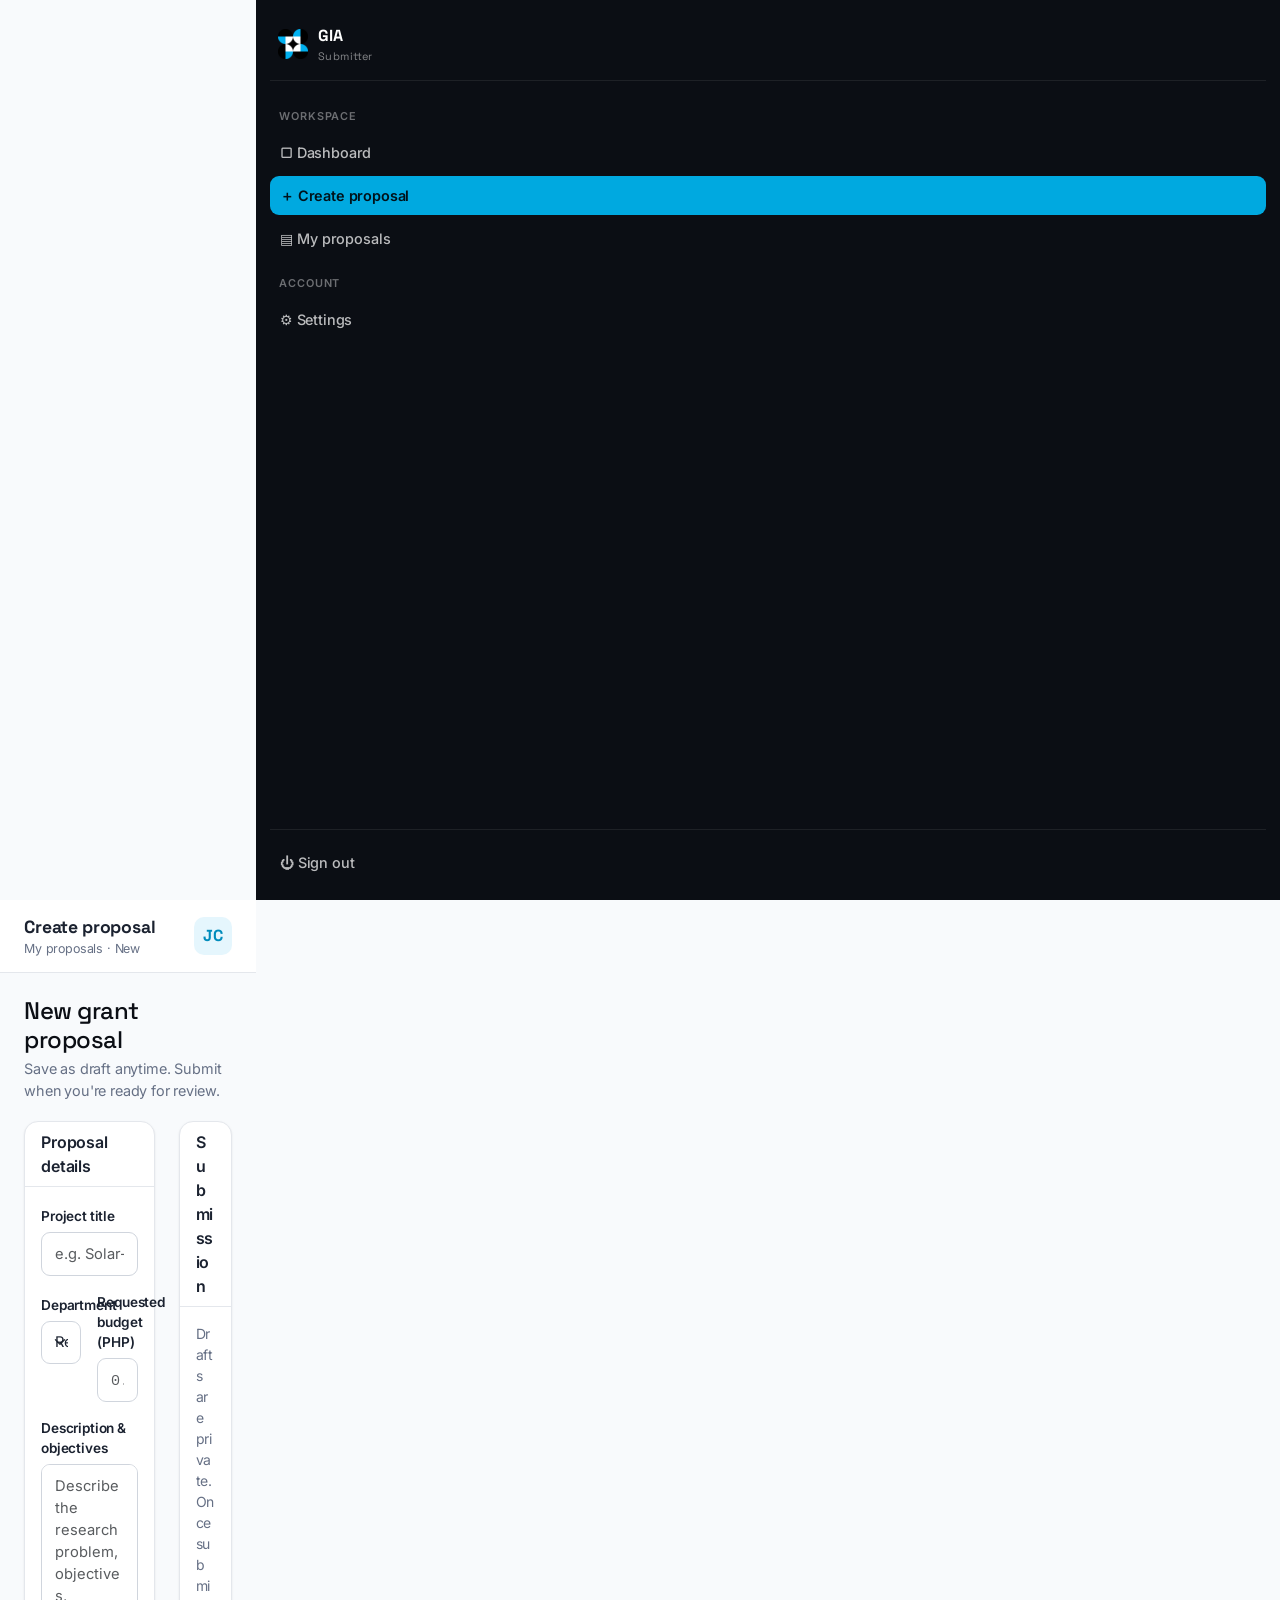
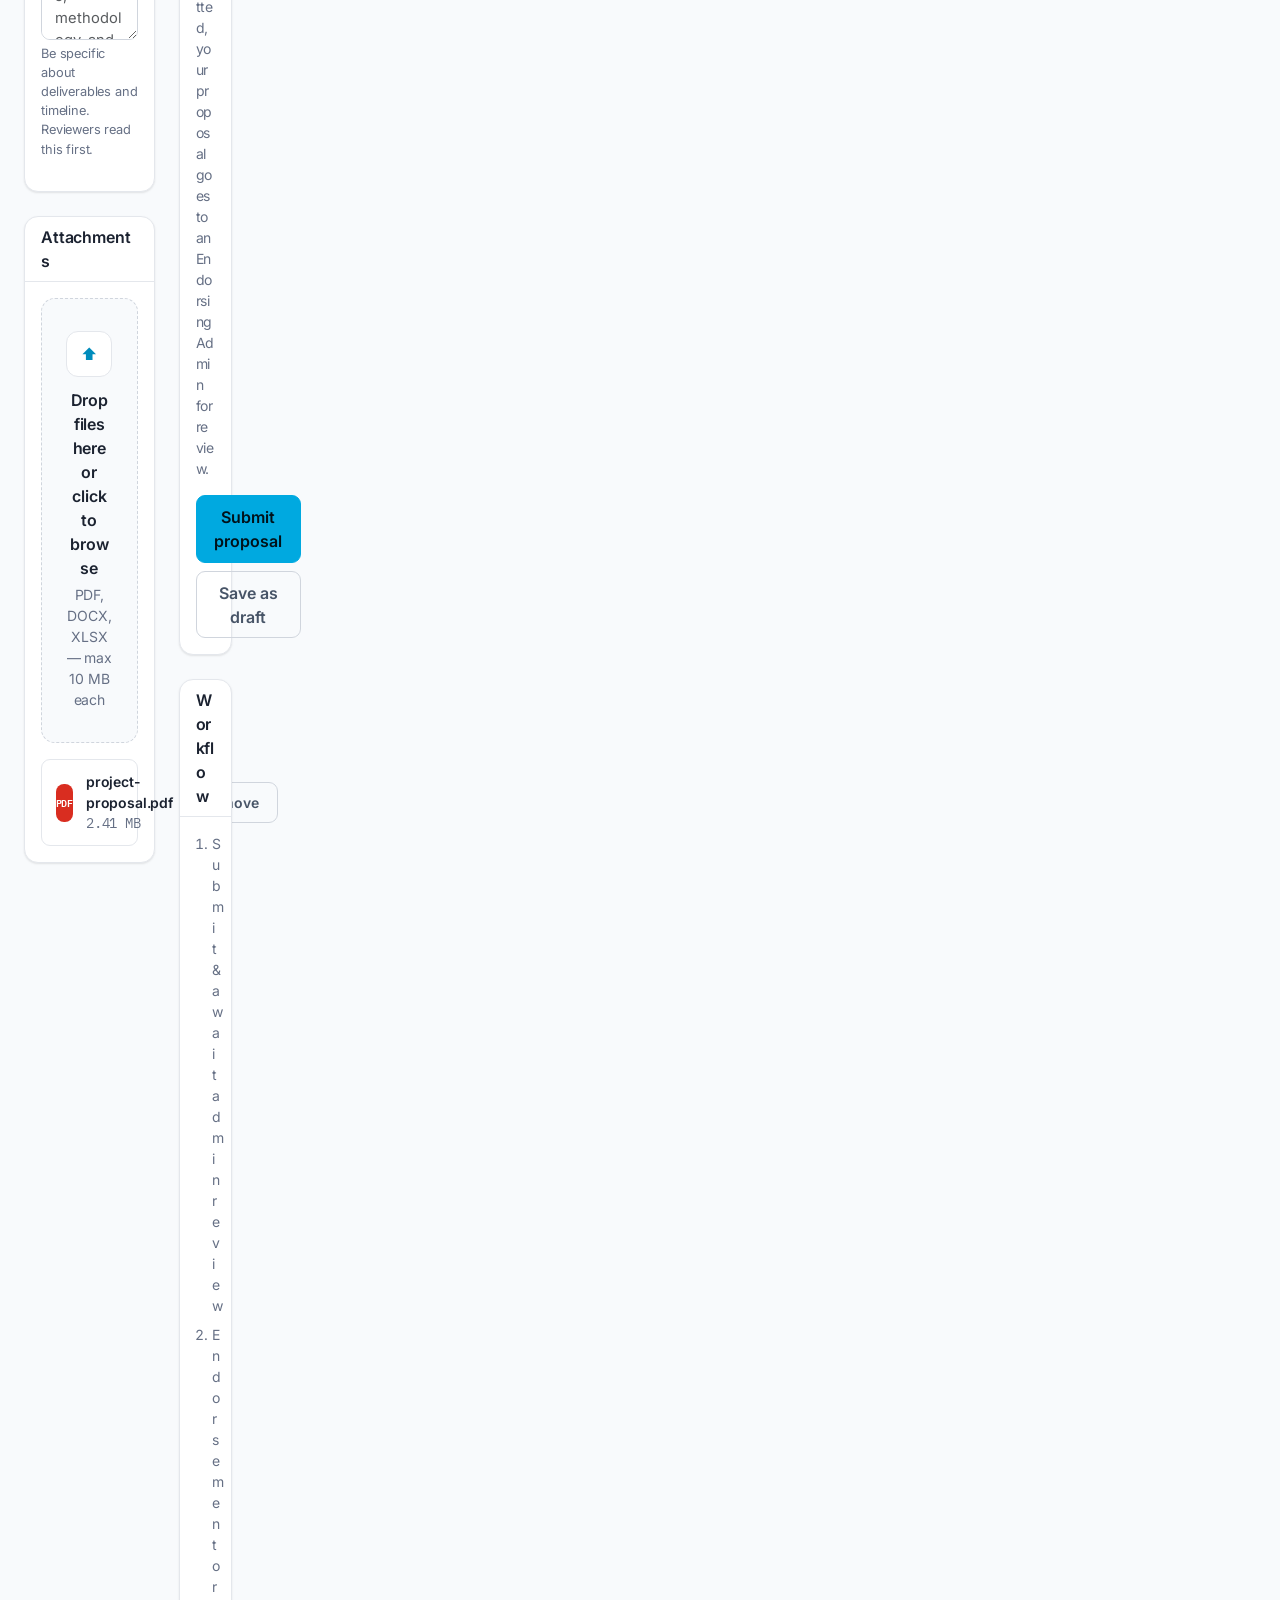
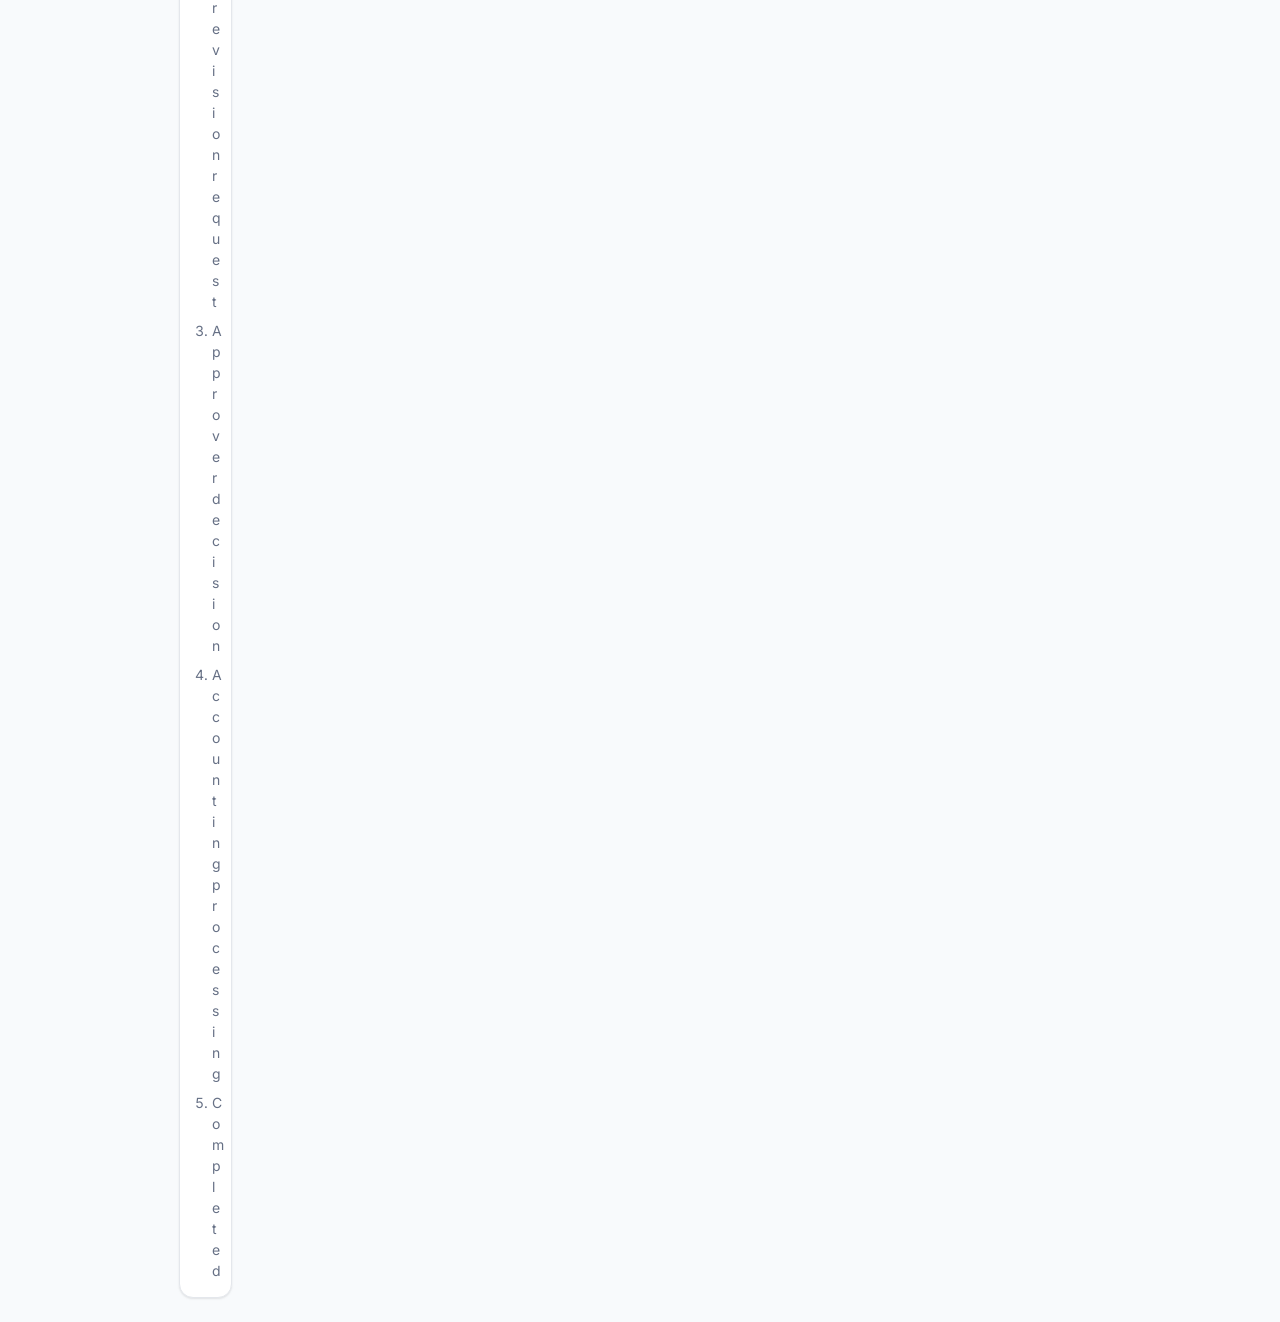
<file: user/create-proposal.html>
<!DOCTYPE html>
<html lang="en">
<head>
  <meta charset="UTF-8">
  <meta name="viewport" content="width=device-width, initial-scale=1.0">
  <title>Create proposal · GIA (DOST)</title>
  <link href="https://cdn.jsdelivr.net/npm/bootstrap@5.3.3/dist/css/bootstrap.min.css" rel="stylesheet">
  <link href="../assets/css/style.css" rel="stylesheet">
</head>
<body>
<div class="app">
  <div class="sb-backdrop"></div>
  <aside class="sidebar">
    <div class="brand">
      <img src="../assets/images/dost-logo.png" alt="DOST" width="30" height="30">
      <div>GIA<small>Submitter</small></div>
    </div>
    <span class="nav-label">Workspace</span>
    <a class="nav-link" href="dashboard.html">▢ Dashboard</a>
    <a class="nav-link active" href="create-proposal.html">＋ Create proposal</a>
    <a class="nav-link" href="my-proposals.html">▤ My proposals</a>
    <span class="nav-label">Account</span>
    <a class="nav-link" href="#">⚙ Settings</a>
    <div class="sidebar-foot"><a class="nav-link" href="../auth/login.html">⏻ Sign out</a></div>
  </aside>

  <div class="main">
    <header class="topbar">
      <button class="icon-btn sb-toggle" data-sb-toggle aria-label="Menu">☰</button>
      <div>
        <p class="page-title">Create proposal</p>
        <p class="crumb mb-0">My proposals · New</p>
      </div>
      <div class="spacer"></div>
      <div class="avatar">JC</div>
    </header>

    <div class="content">
      <div class="page-head">
        <div>
          <h1>New grant proposal</h1>
          <p class="sub">Save as draft anytime. Submit when you're ready for review.</p>
        </div>
      </div>

      <form action="#" method="post" enctype="multipart/form-data">
        <div class="row g-4">
          <div class="col-lg-8">
            <div class="card mb-4">
              <div class="card-header">Proposal details</div>
              <div class="card-body">
                <div class="mb-3">
                  <label class="form-label" for="title">Project title</label>
                  <input type="text" class="form-control" id="title" placeholder="e.g. Solar-powered water purification for rural barangays" required>
                </div>
                <div class="row g-3 mb-3">
                  <div class="col-sm-6">
                    <label class="form-label" for="dept">Department</label>
                    <select class="form-select" id="dept">
                      <option>Research &amp; Development</option>
                      <option>Science Education</option>
                      <option>Regional Office</option>
                    </select>
                  </div>
                  <div class="col-sm-6">
                    <label class="form-label" for="budget">Requested budget (PHP)</label>
                    <input type="text" class="form-control mono" id="budget" placeholder="0.00">
                  </div>
                </div>
                <div class="mb-1">
                  <label class="form-label" for="desc">Description &amp; objectives</label>
                  <textarea class="form-control" id="desc" rows="7" placeholder="Describe the research problem, objectives, methodology, and expected outcomes…"></textarea>
                </div>
                <p class="form-text">Be specific about deliverables and timeline. Reviewers read this first.</p>
              </div>
            </div>

            <div class="card">
              <div class="card-header">Attachments</div>
              <div class="card-body">
                <div class="dropzone" data-dropzone="#fileList">
                  <div class="dz-icon">⬆</div>
                  <p class="mb-1 fw-semibold">Drop files here or click to browse</p>
                  <p class="muted small mb-0">PDF, DOCX, XLSX — max 10 MB each</p>
                  <input type="file" hidden multiple accept=".pdf,.docx,.xlsx">
                </div>
                <div id="fileList">
                  <div class="file-row mt-3">
                    <span class="ext ext-pdf">PDF</span>
                    <div class="flex-grow-1">
                      <div class="fw-semibold small">project-proposal.pdf</div>
                      <div class="muted small mono">2.41 MB</div>
                    </div>
                    <button type="button" class="btn btn-sm btn-outline-secondary" onclick="this.closest('.file-row').remove()">Remove</button>
                  </div>
                </div>
              </div>
            </div>
          </div>

          <div class="col-lg-4">
            <div class="card mb-4">
              <div class="card-header">Submission</div>
              <div class="card-body">
                <p class="muted small">Drafts are private. Once submitted, your proposal goes to an Endorsing Admin for review.</p>
                <div class="d-grid gap-2">
                  <button type="submit" class="btn btn-primary">Submit proposal</button>
                  <button type="submit" class="btn btn-outline-secondary" formnovalidate>Save as draft</button>
                </div>
              </div>
            </div>
            <div class="card">
              <div class="card-header">Workflow</div>
              <div class="card-body">
                <ol class="muted small mb-0 ps-3 d-flex flex-column gap-2">
                  <li>Submit &amp; await admin review</li>
                  <li>Endorsement or revision request</li>
                  <li>Approver decision</li>
                  <li>Accounting processing</li>
                  <li>Completed</li>
                </ol>
              </div>
            </div>
          </div>
        </div>
      </form>
    </div>
  </div>
</div>
<script src="https://cdn.jsdelivr.net/npm/bootstrap@5.3.3/dist/js/bootstrap.bundle.min.js"></script>
<script src="../assets/js/app.js"></script>
</body>
</html>
</file>
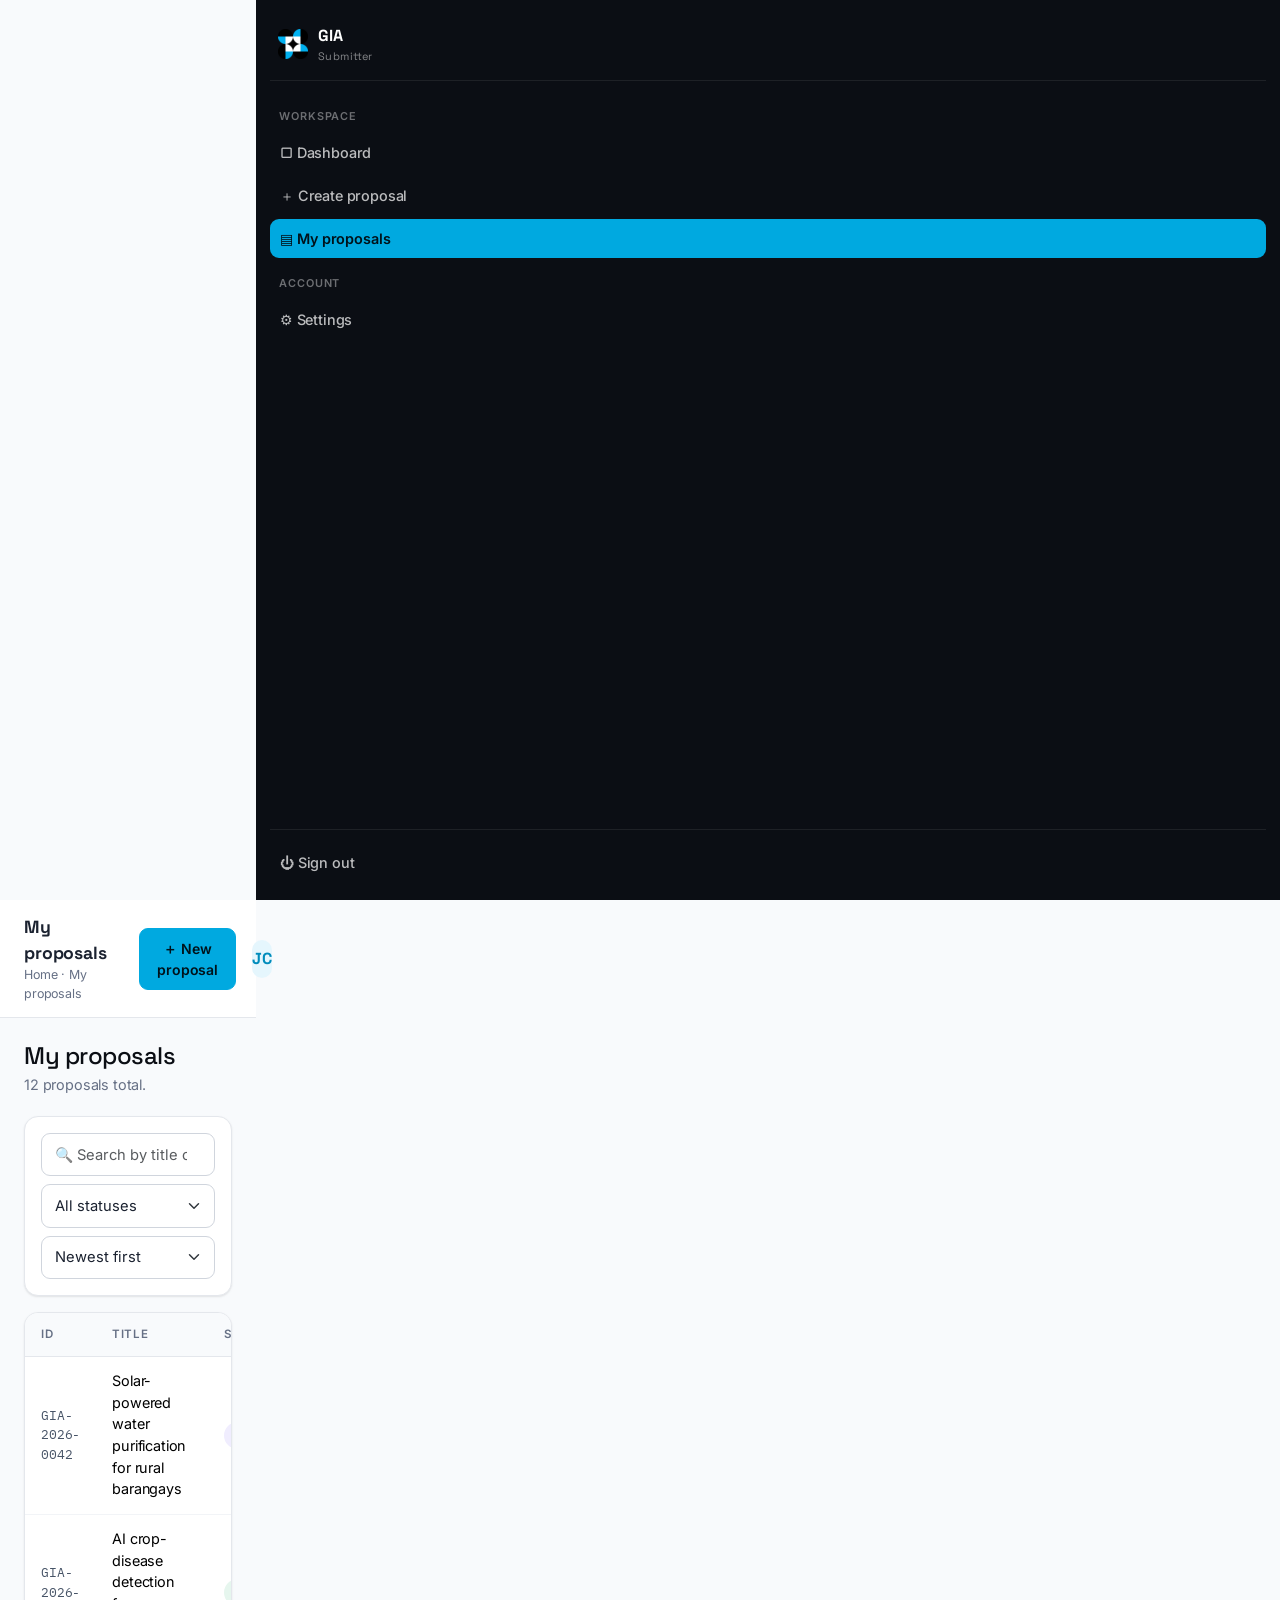
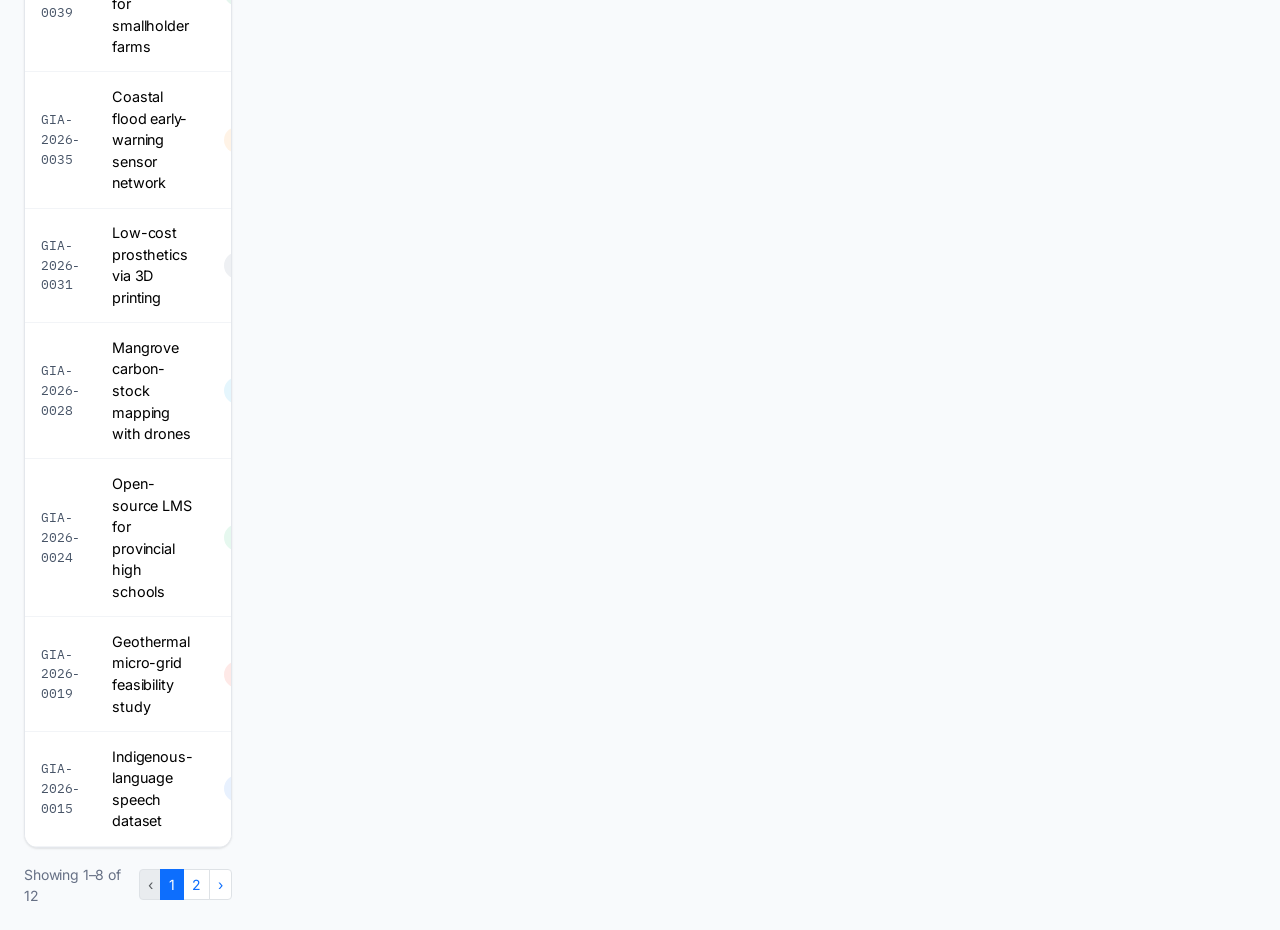
<file: user/my-proposals.html>
<!DOCTYPE html>
<html lang="en">
<head>
  <meta charset="UTF-8">
  <meta name="viewport" content="width=device-width, initial-scale=1.0">
  <title>My proposals · GIA (DOST)</title>
  <link href="https://cdn.jsdelivr.net/npm/bootstrap@5.3.3/dist/css/bootstrap.min.css" rel="stylesheet">
  <link href="../assets/css/style.css" rel="stylesheet">
</head>
<body>
<div class="app">
  <div class="sb-backdrop"></div>
  <aside class="sidebar">
    <div class="brand">
      <img src="../assets/images/dost-logo.png" alt="DOST" width="30" height="30">
      <div>GIA<small>Submitter</small></div>
    </div>
    <span class="nav-label">Workspace</span>
    <a class="nav-link" href="dashboard.html">▢ Dashboard</a>
    <a class="nav-link" href="create-proposal.html">＋ Create proposal</a>
    <a class="nav-link active" href="my-proposals.html">▤ My proposals</a>
    <span class="nav-label">Account</span>
    <a class="nav-link" href="#">⚙ Settings</a>
    <div class="sidebar-foot"><a class="nav-link" href="../auth/login.html">⏻ Sign out</a></div>
  </aside>

  <div class="main">
    <header class="topbar">
      <button class="icon-btn sb-toggle" data-sb-toggle aria-label="Menu">☰</button>
      <div>
        <p class="page-title">My proposals</p>
        <p class="crumb mb-0">Home · My proposals</p>
      </div>
      <div class="spacer"></div>
      <a href="create-proposal.html" class="btn btn-primary btn-sm">＋ New proposal</a>
      <div class="avatar">JC</div>
    </header>

    <div class="content">
      <div class="page-head">
        <div>
          <h1>My proposals</h1>
          <p class="sub">12 proposals total.</p>
        </div>
      </div>

      <!-- Filters -->
      <div class="card mb-3">
        <div class="card-body d-flex flex-wrap gap-2 align-items-center">
          <input type="search" class="form-control" style="max-width:280px" placeholder="🔍 Search by title or ID…">
          <select class="form-select" style="max-width:200px">
            <option selected>All statuses</option>
            <option>Draft</option><option>Submitted</option><option>Revision requested</option>
            <option>Endorsed</option><option>Approved</option><option>Rejected</option>
            <option>Accounting</option><option>Completed</option>
          </select>
          <select class="form-select" style="max-width:180px">
            <option selected>Newest first</option>
            <option>Oldest first</option>
          </select>
        </div>
      </div>

      <div class="card table-card">
        <div class="table-responsive">
          <table class="table align-middle">
            <thead>
              <tr><th>ID</th><th>Title</th><th>Status</th><th>Budget</th><th>Updated</th><th></th></tr>
            </thead>
            <tbody>
              <tr><td class="id-cell">GIA-2026-0042</td><td>Solar-powered water purification for rural barangays</td><td><span class="badge-status s-endorsed">Endorsed</span></td><td class="mono small">₱ 480,000</td><td class="mono small muted">2026-06-20</td><td><a href="view-proposal.html" class="btn btn-sm btn-outline-secondary">View</a></td></tr>
              <tr><td class="id-cell">GIA-2026-0039</td><td>AI crop-disease detection for smallholder farms</td><td><span class="badge-status s-approved">Approved</span></td><td class="mono small">₱ 1,200,000</td><td class="mono small muted">2026-06-18</td><td><a href="view-proposal.html" class="btn btn-sm btn-outline-secondary">View</a></td></tr>
              <tr><td class="id-cell">GIA-2026-0035</td><td>Coastal flood early-warning sensor network</td><td><span class="badge-status s-revision">Revision</span></td><td class="mono small">₱ 850,000</td><td class="mono small muted">2026-06-15</td><td><a href="view-proposal.html" class="btn btn-sm btn-outline-secondary">View</a></td></tr>
              <tr><td class="id-cell">GIA-2026-0031</td><td>Low-cost prosthetics via 3D printing</td><td><span class="badge-status s-draft">Draft</span></td><td class="mono small">₱ 320,000</td><td class="mono small muted">2026-06-12</td><td><a href="create-proposal.html" class="btn btn-sm btn-outline-secondary">Edit</a></td></tr>
              <tr><td class="id-cell">GIA-2026-0028</td><td>Mangrove carbon-stock mapping with drones</td><td><span class="badge-status s-accounting">Accounting</span></td><td class="mono small">₱ 670,000</td><td class="mono small muted">2026-06-09</td><td><a href="view-proposal.html" class="btn btn-sm btn-outline-secondary">View</a></td></tr>
              <tr><td class="id-cell">GIA-2026-0024</td><td>Open-source LMS for provincial high schools</td><td><span class="badge-status s-completed">Completed</span></td><td class="mono small">₱ 540,000</td><td class="mono small muted">2026-06-02</td><td><a href="view-proposal.html" class="btn btn-sm btn-outline-secondary">View</a></td></tr>
              <tr><td class="id-cell">GIA-2026-0019</td><td>Geothermal micro-grid feasibility study</td><td><span class="badge-status s-rejected">Rejected</span></td><td class="mono small">₱ 2,100,000</td><td class="mono small muted">2026-05-28</td><td><a href="view-proposal.html" class="btn btn-sm btn-outline-secondary">View</a></td></tr>
              <tr><td class="id-cell">GIA-2026-0015</td><td>Indigenous-language speech dataset</td><td><span class="badge-status s-submitted">Submitted</span></td><td class="mono small">₱ 390,000</td><td class="mono small muted">2026-05-22</td><td><a href="view-proposal.html" class="btn btn-sm btn-outline-secondary">View</a></td></tr>
            </tbody>
          </table>
        </div>
      </div>

      <nav class="d-flex justify-content-between align-items-center mt-3">
        <span class="muted small">Showing 1–8 of 12</span>
        <ul class="pagination pagination-sm mb-0">
          <li class="page-item disabled"><a class="page-link" href="#">‹</a></li>
          <li class="page-item active"><a class="page-link" href="#">1</a></li>
          <li class="page-item"><a class="page-link" href="#">2</a></li>
          <li class="page-item"><a class="page-link" href="#">›</a></li>
        </ul>
      </nav>
    </div>
  </div>
</div>
<script src="https://cdn.jsdelivr.net/npm/bootstrap@5.3.3/dist/js/bootstrap.bundle.min.js"></script>
<script src="../assets/js/app.js"></script>
</body>
</html>
</file>
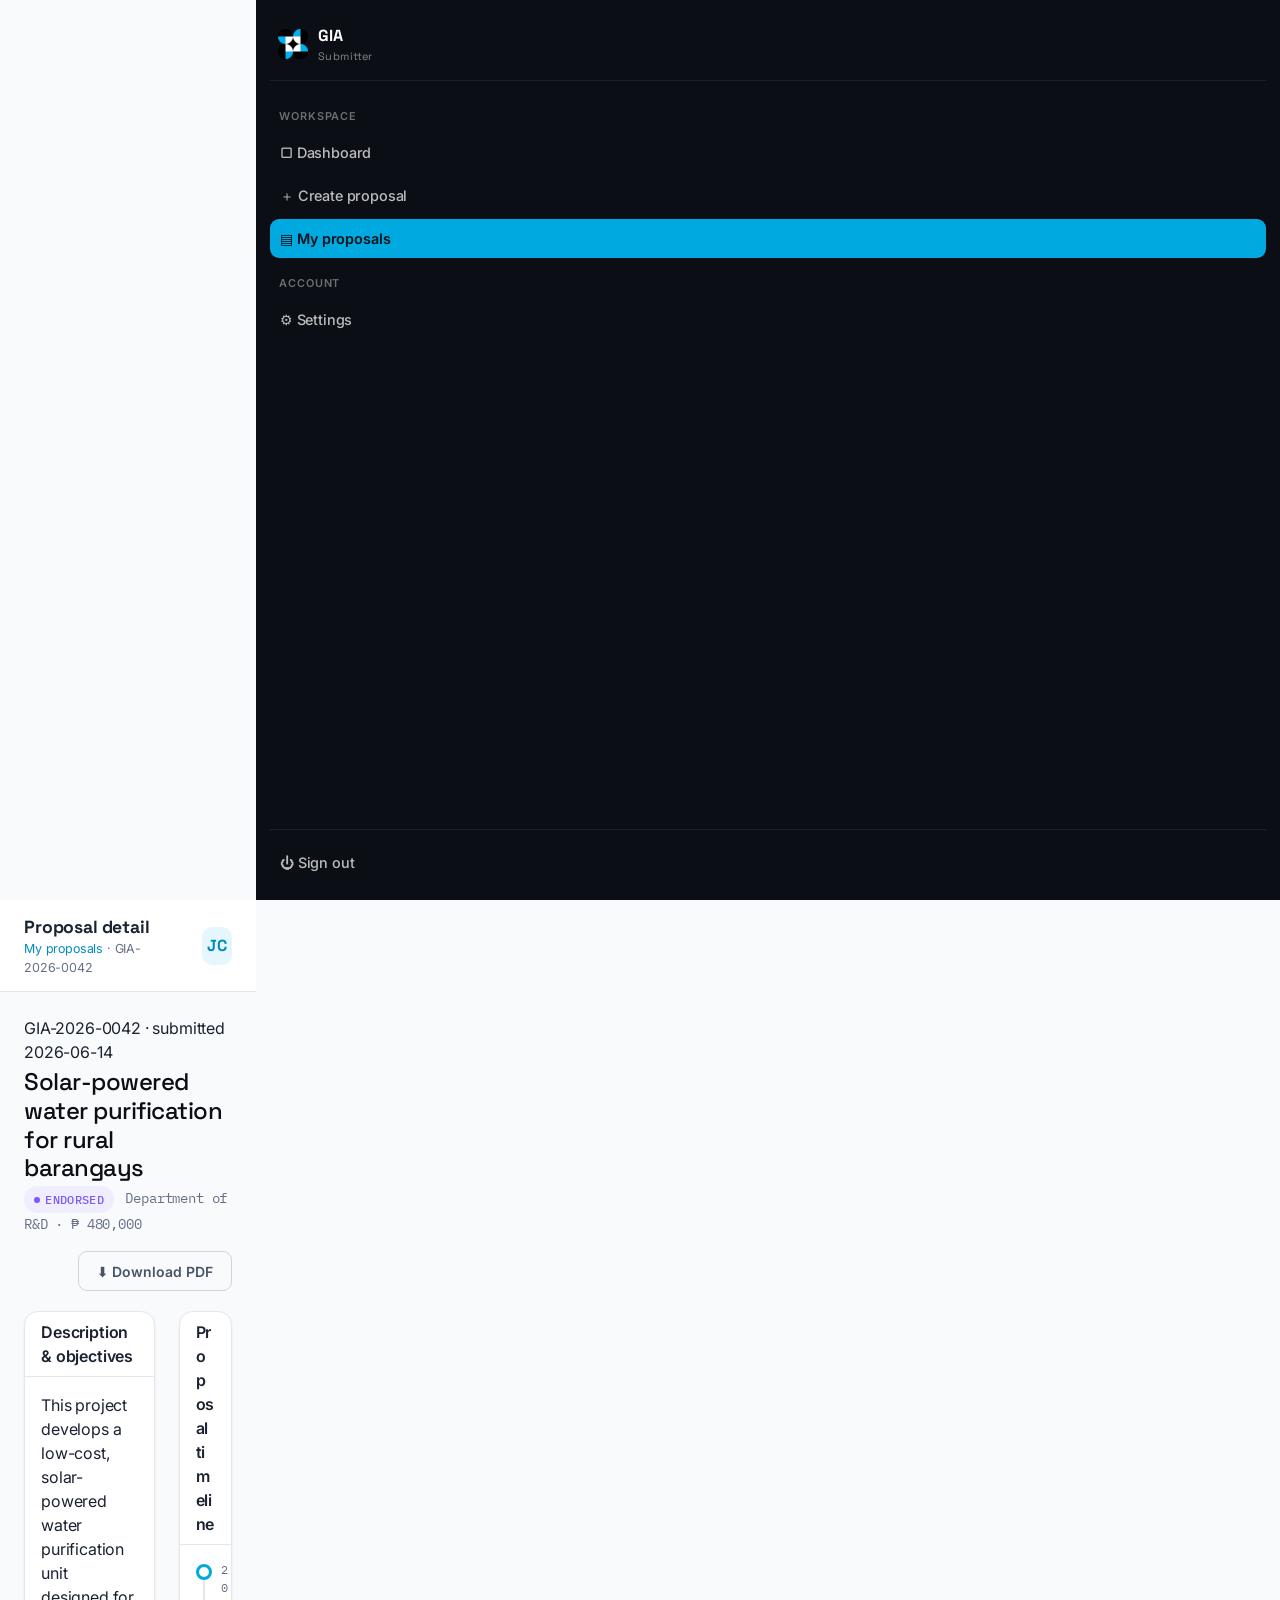
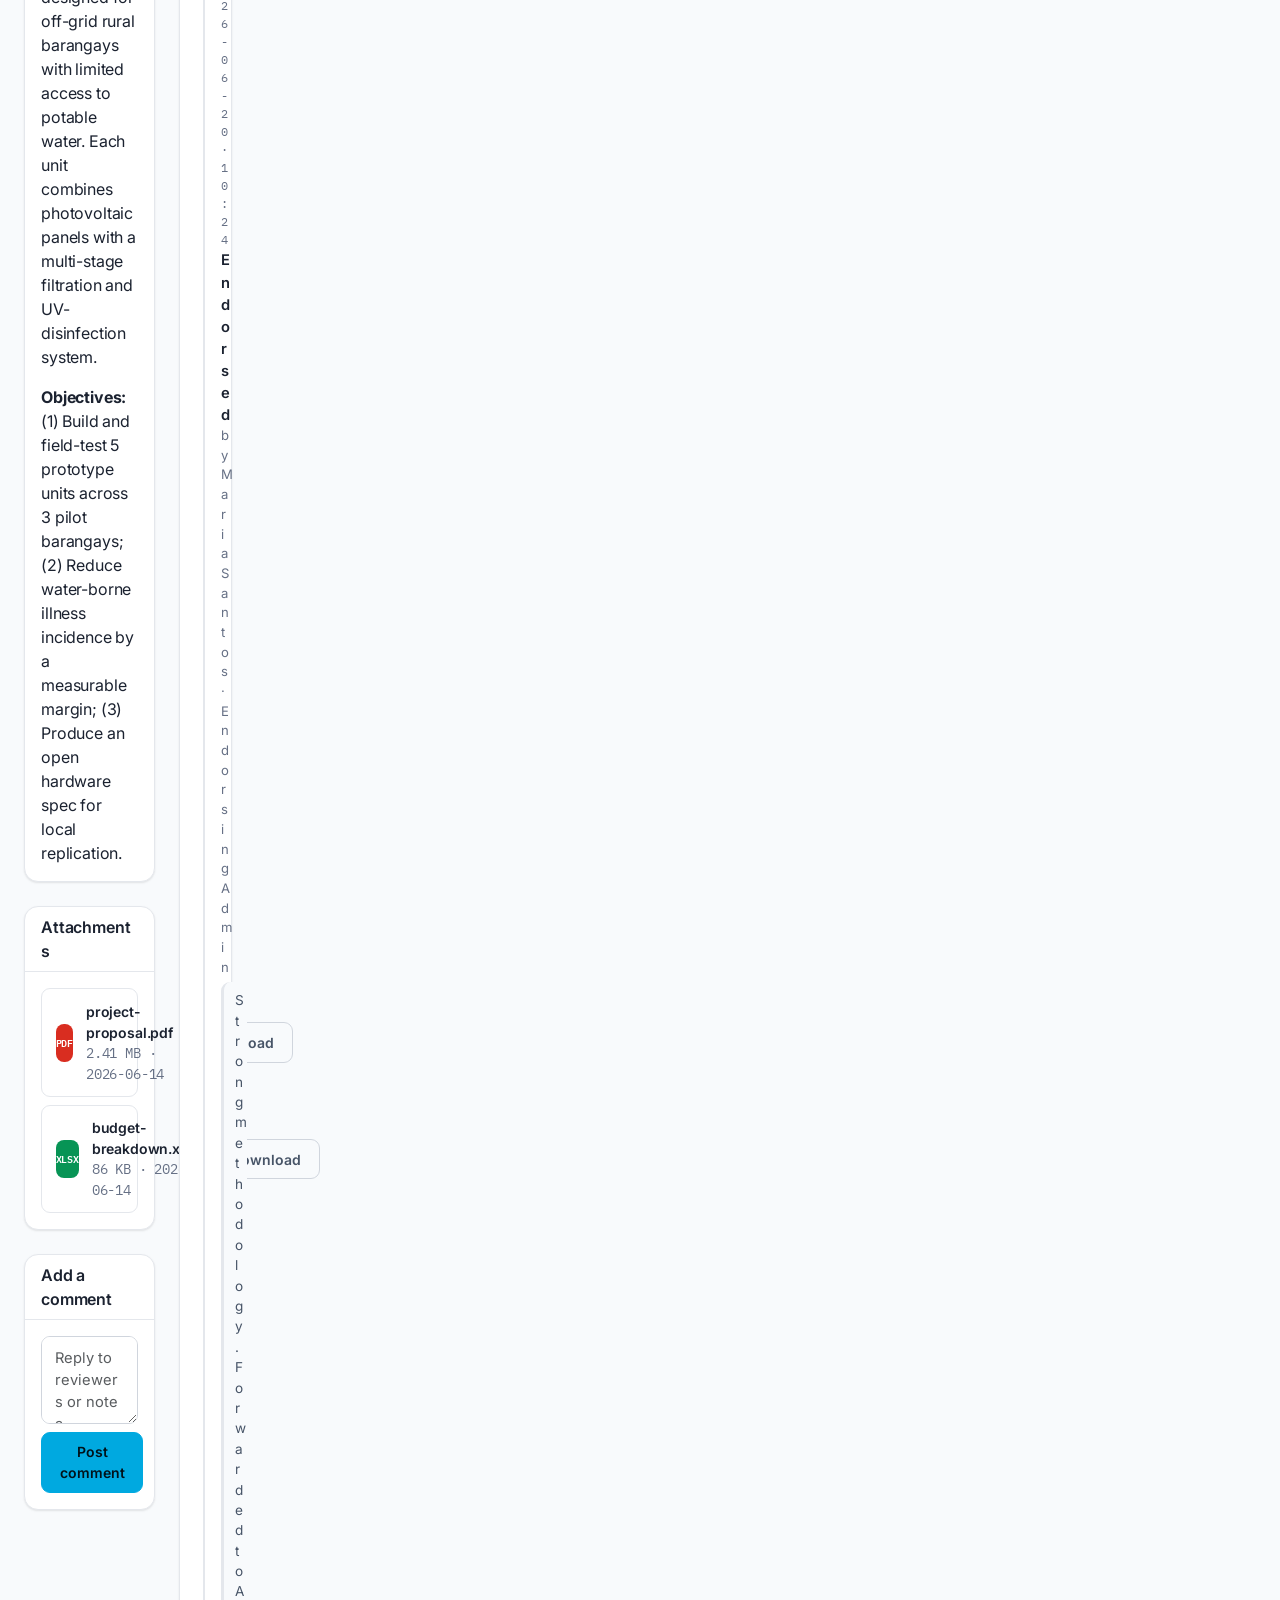
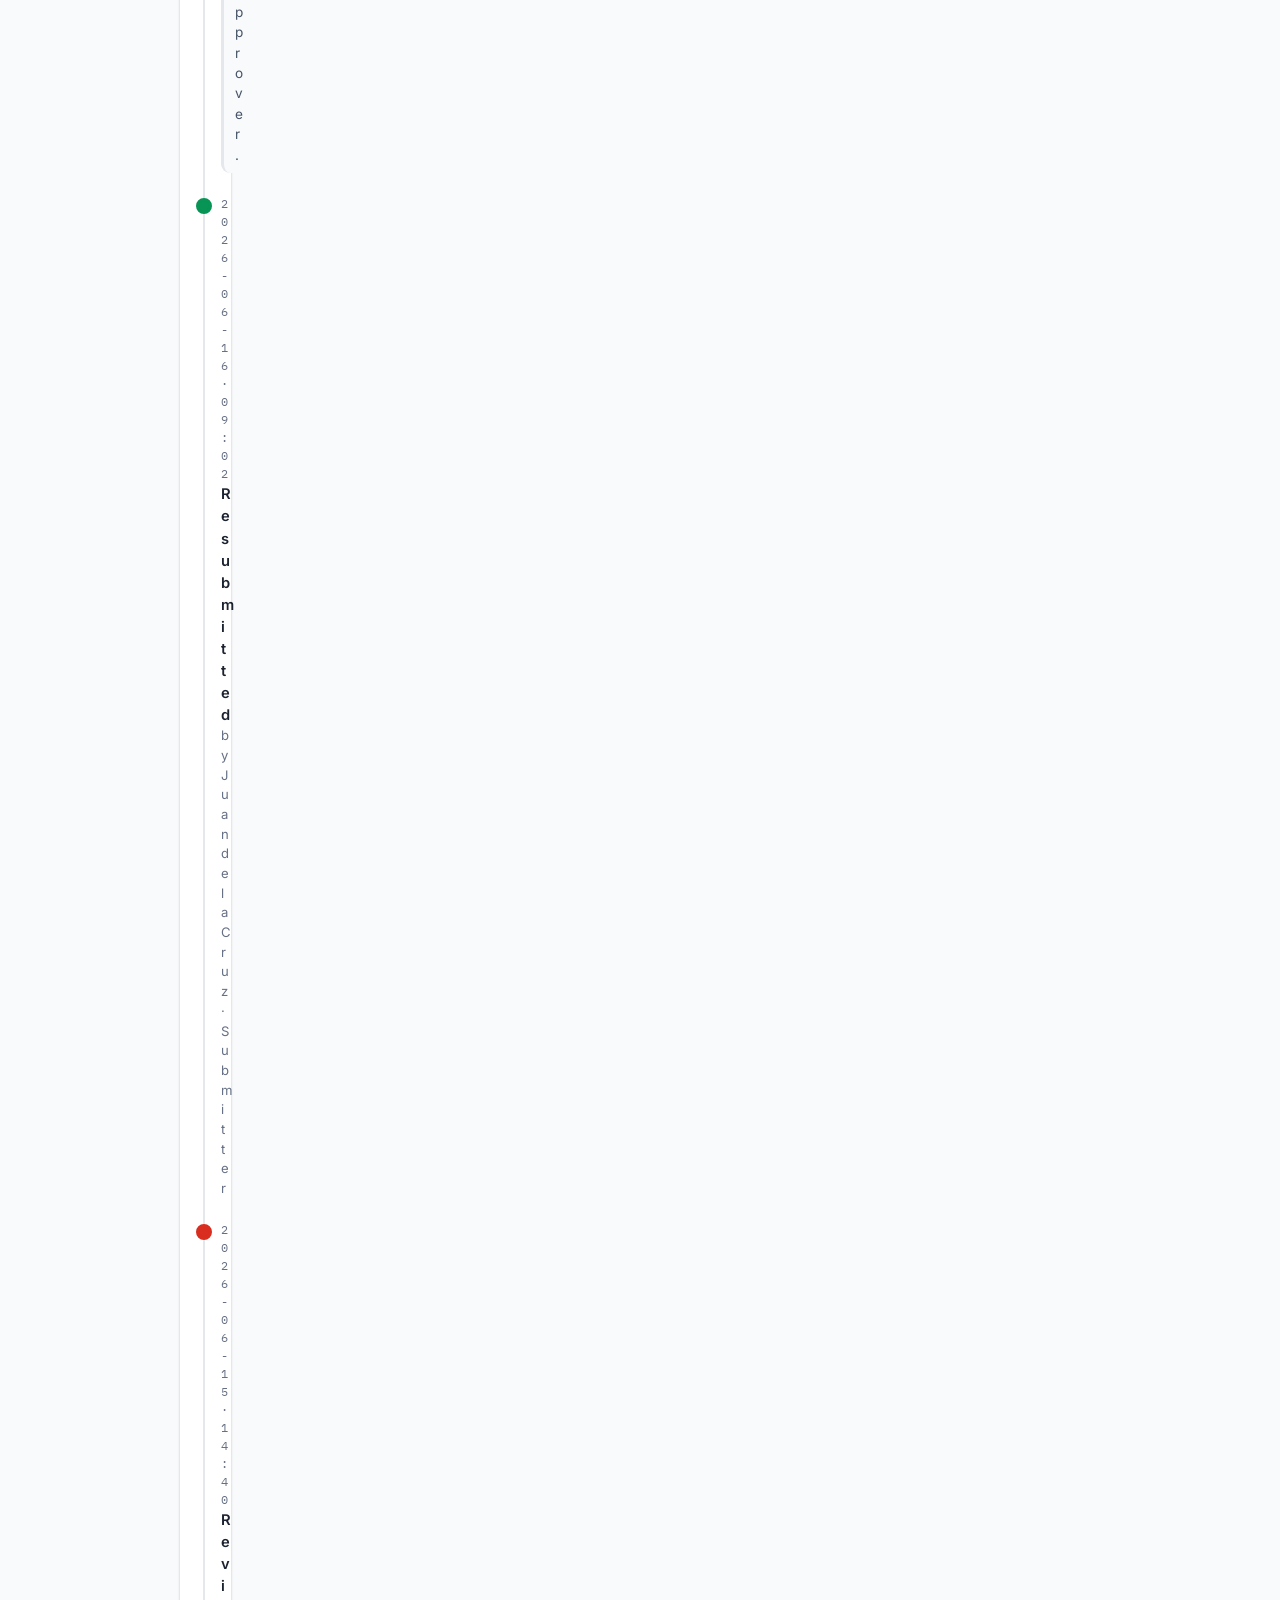
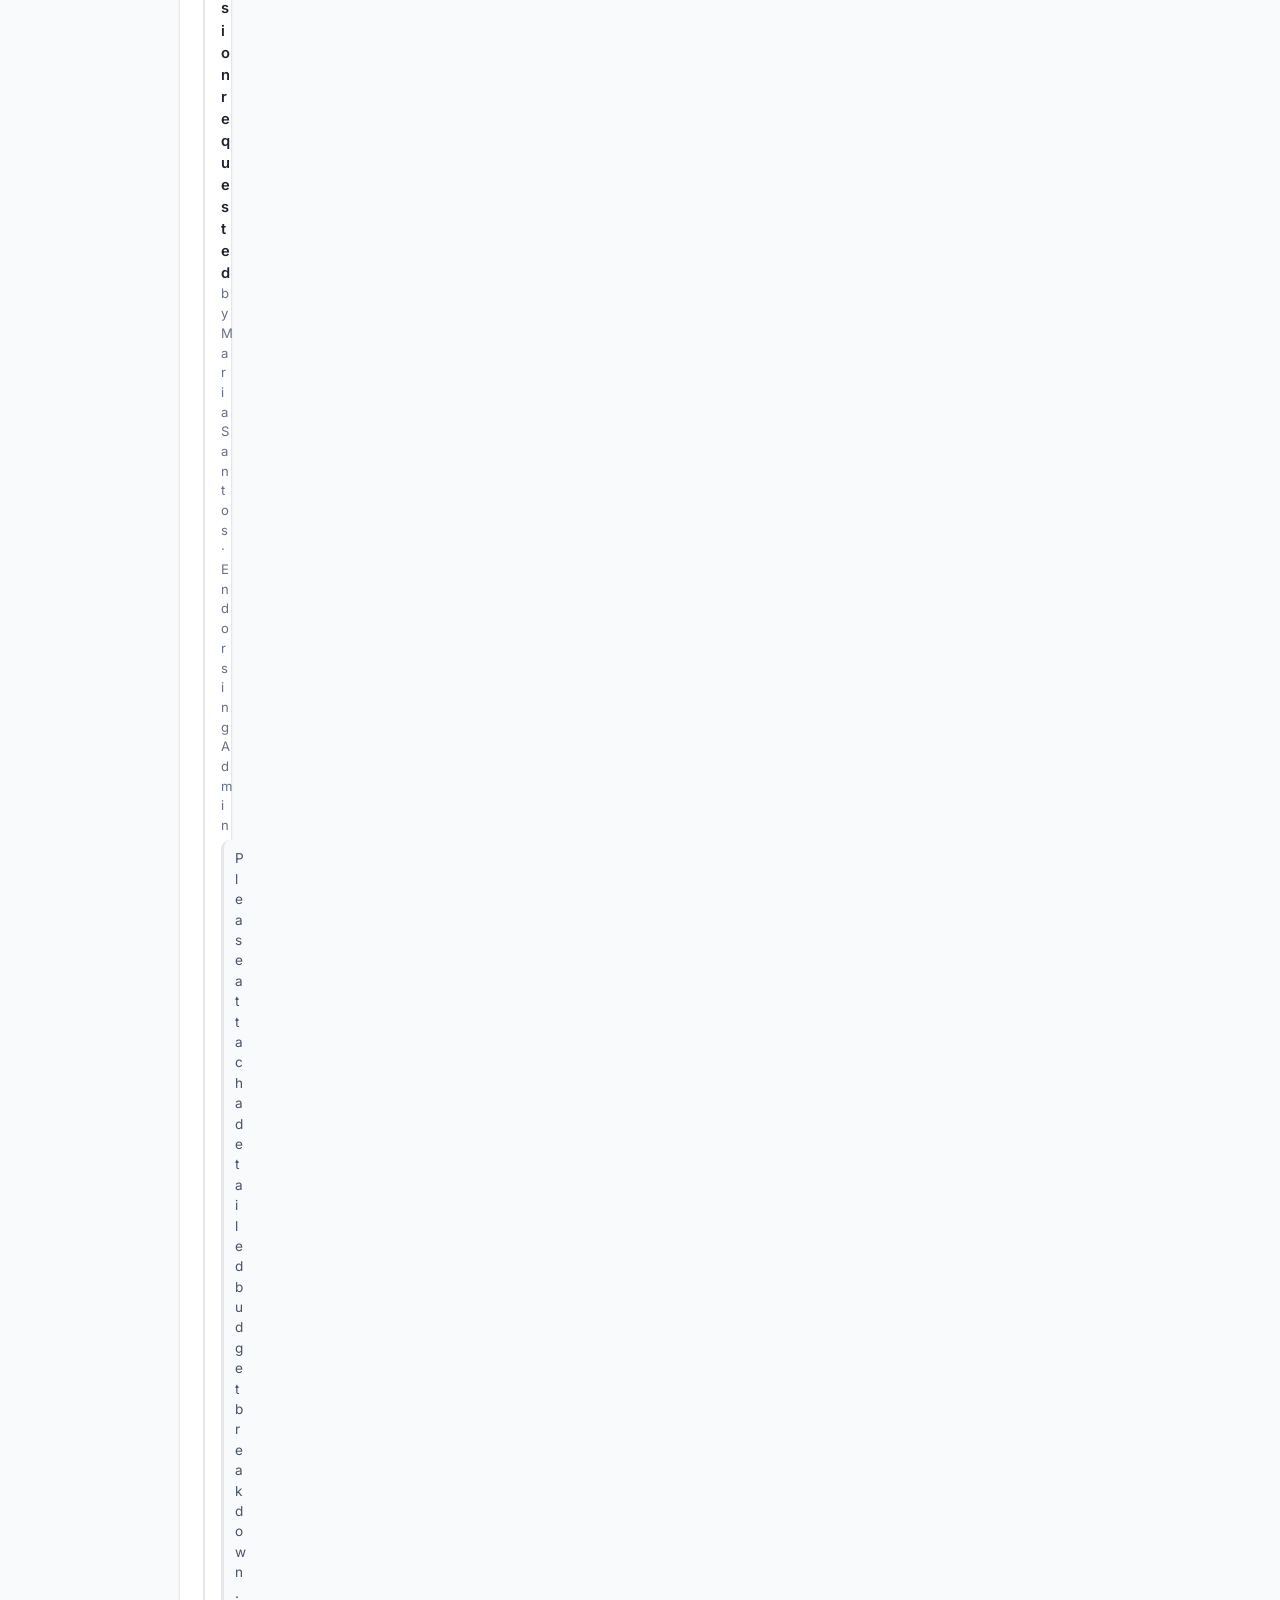
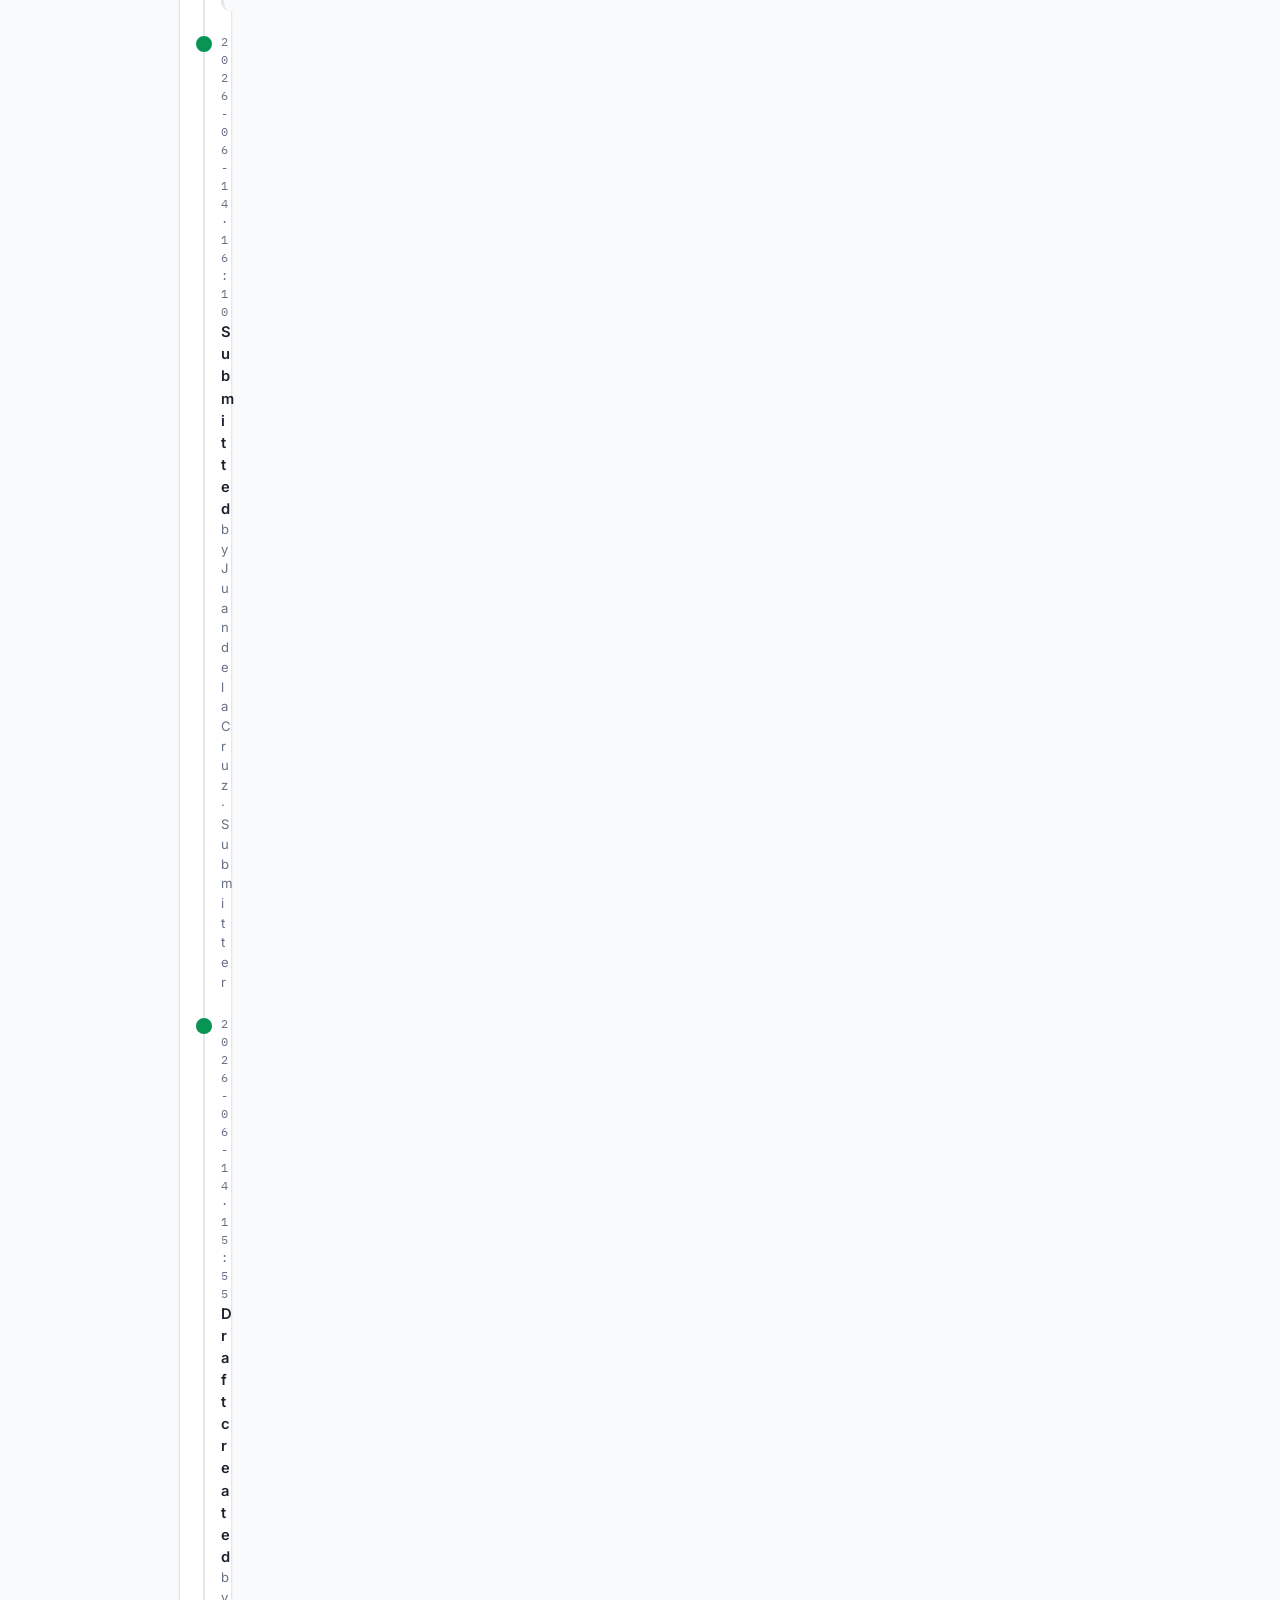
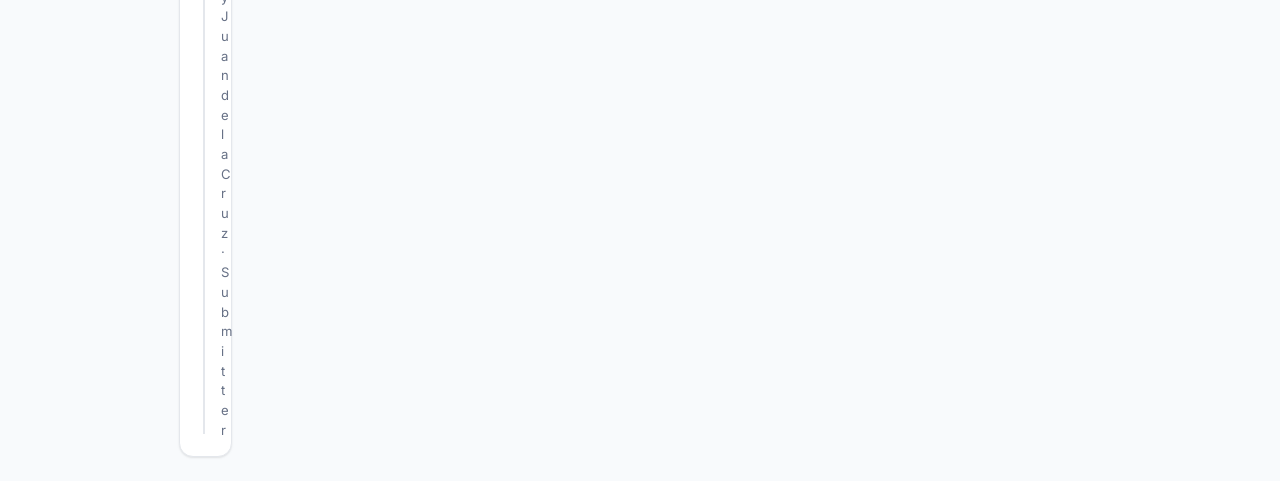
<file: user/view-proposal.html>
<!DOCTYPE html>
<html lang="en">
<head>
  <meta charset="UTF-8">
  <meta name="viewport" content="width=device-width, initial-scale=1.0">
  <title>Proposal · GIA (DOST)</title>
  <link href="https://cdn.jsdelivr.net/npm/bootstrap@5.3.3/dist/css/bootstrap.min.css" rel="stylesheet">
  <link href="../assets/css/style.css" rel="stylesheet">
</head>
<body>
<div class="app">
  <div class="sb-backdrop"></div>
  <aside class="sidebar">
    <div class="brand">
      <img src="../assets/images/dost-logo.png" alt="DOST" width="30" height="30">
      <div>GIA<small>Submitter</small></div>
    </div>
    <span class="nav-label">Workspace</span>
    <a class="nav-link" href="dashboard.html">▢ Dashboard</a>
    <a class="nav-link" href="create-proposal.html">＋ Create proposal</a>
    <a class="nav-link active" href="my-proposals.html">▤ My proposals</a>
    <span class="nav-label">Account</span>
    <a class="nav-link" href="#">⚙ Settings</a>
    <div class="sidebar-foot"><a class="nav-link" href="../auth/login.html">⏻ Sign out</a></div>
  </aside>

  <div class="main">
    <header class="topbar">
      <button class="icon-btn sb-toggle" data-sb-toggle aria-label="Menu">☰</button>
      <div>
        <p class="page-title">Proposal detail</p>
        <p class="crumb mb-0"><a href="my-proposals.html">My proposals</a> · GIA-2026-0042</p>
      </div>
      <div class="spacer"></div>
      <div class="avatar">JC</div>
    </header>

    <div class="content">
      <div class="page-head">
        <div>
          <p class="id-cell mb-1">GIA-2026-0042 · submitted 2026-06-14</p>
          <h1>Solar-powered water purification for rural barangays</h1>
          <p class="sub">
            <span class="badge-status s-endorsed">Endorsed</span>
            <span class="mono ms-2">Department of R&amp;D · ₱ 480,000</span>
          </p>
        </div>
        <div class="ms-auto d-flex gap-2">
          <button class="btn btn-outline-secondary btn-sm">⬇ Download PDF</button>
        </div>
      </div>

      <div class="row g-4">
        <!-- Left: content -->
        <div class="col-lg-8">
          <div class="card mb-4">
            <div class="card-header">Description &amp; objectives</div>
            <div class="card-body">
              <p>This project develops a low-cost, solar-powered water purification unit designed for off-grid rural barangays with limited access to potable water. Each unit combines photovoltaic panels with a multi-stage filtration and UV-disinfection system.</p>
              <p class="mb-0"><strong>Objectives:</strong> (1) Build and field-test 5 prototype units across 3 pilot barangays; (2) Reduce water-borne illness incidence by a measurable margin; (3) Produce an open hardware spec for local replication.</p>
            </div>
          </div>

          <div class="card mb-4">
            <div class="card-header">Attachments</div>
            <div class="card-body d-flex flex-column gap-2">
              <div class="file-row">
                <span class="ext ext-pdf">PDF</span>
                <div class="flex-grow-1"><div class="fw-semibold small">project-proposal.pdf</div><div class="muted small mono">2.41 MB · 2026-06-14</div></div>
                <button class="btn btn-sm btn-outline-secondary">Download</button>
              </div>
              <div class="file-row">
                <span class="ext ext-xlsx">XLSX</span>
                <div class="flex-grow-1"><div class="fw-semibold small">budget-breakdown.xlsx</div><div class="muted small mono">86 KB · 2026-06-14</div></div>
                <button class="btn btn-sm btn-outline-secondary">Download</button>
              </div>
            </div>
          </div>

          <!-- Revision response box (submitter view) -->
          <div class="card">
            <div class="card-header">Add a comment</div>
            <div class="card-body">
              <textarea class="form-control mb-2" rows="3" placeholder="Reply to reviewers or note a change…"></textarea>
              <div class="text-end"><button class="btn btn-primary btn-sm">Post comment</button></div>
            </div>
          </div>
        </div>

        <!-- Right: timeline -->
        <div class="col-lg-4">
          <div class="card">
            <div class="card-header">Proposal timeline</div>
            <div class="card-body">
              <div class="timeline">
                <div class="tl-item is-active">
                  <div class="tl-time">2026-06-20 · 10:24</div>
                  <div class="tl-title">Endorsed</div>
                  <div class="tl-by">by Maria Santos · Endorsing Admin</div>
                  <div class="tl-note">Strong methodology. Forwarded to Approver.</div>
                </div>
                <div class="tl-item is-done">
                  <div class="tl-time">2026-06-16 · 09:02</div>
                  <div class="tl-title">Resubmitted</div>
                  <div class="tl-by">by Juan dela Cruz · Submitter</div>
                </div>
                <div class="tl-item is-reject">
                  <div class="tl-time">2026-06-15 · 14:40</div>
                  <div class="tl-title">Revision requested</div>
                  <div class="tl-by">by Maria Santos · Endorsing Admin</div>
                  <div class="tl-note">Please attach a detailed budget breakdown.</div>
                </div>
                <div class="tl-item is-done">
                  <div class="tl-time">2026-06-14 · 16:10</div>
                  <div class="tl-title">Submitted</div>
                  <div class="tl-by">by Juan dela Cruz · Submitter</div>
                </div>
                <div class="tl-item is-done">
                  <div class="tl-time">2026-06-14 · 15:55</div>
                  <div class="tl-title">Draft created</div>
                  <div class="tl-by">by Juan dela Cruz · Submitter</div>
                </div>
              </div>
            </div>
          </div>
        </div>
      </div>
    </div>
  </div>
</div>
<script src="https://cdn.jsdelivr.net/npm/bootstrap@5.3.3/dist/js/bootstrap.bundle.min.js"></script>
<script src="../assets/js/app.js"></script>
</body>
</html>
</file>
<file: assets/css/style.css>
/* =====================================================================
   GIA (DOST) — Grants-in-Aid System
   Design system / shared styles
   Palette + type grounded in the GIA mark: Bauhaus circles, cyan + ink
   ===================================================================== */

@import url('https://fonts.googleapis.com/css2?family=Space+Grotesk:wght@400;500;600;700&family=Inter:wght@400;500;600;700&family=IBM+Plex+Mono:wght@400;500&display=swap');

:root {
  /* Brand */
  --gia-cyan:      #00A9E0;
  --gia-cyan-600:  #008CBC;
  --gia-cyan-050:  #E5F6FD;
  --gia-ink:       #0B0E14;
  --gia-ink-700:   #1B2230;
  --gia-ink-500:   #3A4456;

  /* Neutrals */
  --gia-slate-700: #475467;
  --gia-slate-500: #667085;
  --gia-slate-300: #D0D5DD;
  --gia-slate-200: #E4E7EC;
  --gia-slate-100: #F2F4F7;
  --gia-slate-050: #F8FAFC;
  --gia-white:     #FFFFFF;

  /* Status */
  --gia-draft:     #667085;
  --gia-submitted: #1570EF;
  --gia-revision:  #DC6803;
  --gia-endorsed:  #7A5AF8;
  --gia-approved:  #079455;
  --gia-rejected:  #D92D20;
  --gia-acct:      #0BA5EC;
  --gia-completed: #12B76A;

  /* Type */
  --font-display: 'Space Grotesk', system-ui, sans-serif;
  --font-body:    'Inter', system-ui, sans-serif;
  --font-mono:    'IBM Plex Mono', ui-monospace, monospace;

  /* Geometry */
  --radius:    14px;
  --radius-sm: 9px;
  --shadow-sm: 0 1px 2px rgba(11,14,20,.06), 0 1px 3px rgba(11,14,20,.05);
  --shadow-md: 0 4px 16px rgba(11,14,20,.08);
  --shadow-lg: 0 12px 40px rgba(11,14,20,.12);

  /* Bootstrap overrides */
  --bs-primary: var(--gia-cyan);
  --bs-body-font-family: var(--font-body);
  --bs-body-color: var(--gia-ink-700);
}

* { -webkit-font-smoothing: antialiased; }

body {
  font-family: var(--font-body);
  color: var(--gia-ink-700);
  background: var(--gia-slate-050);
  letter-spacing: -0.01em;
}

h1, h2, h3, h4, h5, .display, .navbar-brand {
  font-family: var(--font-display);
  letter-spacing: -0.02em;
  color: var(--gia-ink);
}

.mono { font-family: var(--font-mono); }

a { color: var(--gia-cyan-600); text-decoration: none; }
a:hover { color: var(--gia-cyan); }

/* ---- Signature: quarter-circle motif --------------------------------- */
.gia-mark {
  width: 28px; height: 28px; flex: 0 0 28px;
  border-radius: 0 50% 50% 50%;
  background: var(--gia-cyan);
  position: relative;
}
.gia-mark::after {
  content: ""; position: absolute; inset: 9px 9px auto auto;
  width: 8px; height: 8px; border-radius: 50%; background: var(--gia-ink);
}

/* ---- Buttons --------------------------------------------------------- */
.btn { font-weight: 600; border-radius: var(--radius-sm); padding: .55rem 1.1rem; }
.btn-primary {
  background: var(--gia-cyan); border-color: var(--gia-cyan); color: #00121A;
}
.btn-primary:hover, .btn-primary:focus {
  background: var(--gia-cyan-600); border-color: var(--gia-cyan-600); color: #fff;
}
.btn-ink { background: var(--gia-ink); color: #fff; border: 1px solid var(--gia-ink); }
.btn-ink:hover { background: var(--gia-ink-700); color: #fff; }
.btn-outline-secondary { border-color: var(--gia-slate-300); color: var(--gia-slate-700); }
.btn-outline-secondary:hover { background: var(--gia-slate-100); color: var(--gia-ink); border-color: var(--gia-slate-300); }

/* ---- Cards ----------------------------------------------------------- */
.card {
  border: 1px solid var(--gia-slate-200);
  border-radius: var(--radius);
  box-shadow: var(--shadow-sm);
  background: var(--gia-white);
}
.card-header { background: transparent; border-bottom: 1px solid var(--gia-slate-200); font-weight: 600; }

/* ---- Stat cards ------------------------------------------------------ */
.stat-card { padding: 1.25rem 1.35rem; position: relative; overflow: hidden; }
.stat-card .stat-value { font-family: var(--font-display); font-size: 2rem; font-weight: 700; line-height: 1; color: var(--gia-ink); }
.stat-card .stat-label { font-size: .8rem; color: var(--gia-slate-500); text-transform: uppercase; letter-spacing: .06em; font-weight: 600; }
.stat-card .stat-icon { position: absolute; top: 1rem; right: 1rem; width: 38px; height: 38px; display: grid; place-items: center; border-radius: 10px; background: var(--gia-cyan-050); color: var(--gia-cyan-600); }
.stat-card.is-approved .stat-icon { background: #E6F6EE; color: var(--gia-approved); }
.stat-card.is-rejected .stat-icon { background: #FEE9E7; color: var(--gia-rejected); }
.stat-card.is-pending  .stat-icon { background: #FFF3E6; color: var(--gia-revision); }

/* ---- Status badges --------------------------------------------------- */
.badge-status {
  font-family: var(--font-mono); font-weight: 500; font-size: .72rem;
  padding: .3rem .6rem; border-radius: 999px; display: inline-flex; align-items: center; gap: .35rem;
  text-transform: uppercase; letter-spacing: .03em;
}
.badge-status::before { content: ""; width: 6px; height: 6px; border-radius: 50%; background: currentColor; }
.s-draft     { color: var(--gia-draft);     background: #EEF0F3; }
.s-submitted { color: var(--gia-submitted); background: #E8F1FE; }
.s-revision  { color: var(--gia-revision);  background: #FFF3E6; }
.s-endorsed  { color: var(--gia-endorsed);  background: #F0EDFE; }
.s-approved  { color: var(--gia-approved);  background: #E6F6EE; }
.s-rejected  { color: var(--gia-rejected);  background: #FEE9E7; }
.s-accounting{ color: var(--gia-acct);      background: #E5F6FD; }
.s-completed { color: var(--gia-completed); background: #E6F8EF; }

/* ---- Auth layout ----------------------------------------------------- */
.auth-wrap { min-height: 100vh; display: grid; grid-template-columns: 1.1fr .9fr; }
.auth-aside {
  background: var(--gia-ink); color: #fff; padding: 3rem; position: relative; overflow: hidden;
  display: flex; flex-direction: column; justify-content: space-between;
}
.auth-aside .brand-row { display: flex; align-items: center; gap: .7rem; font-family: var(--font-display); font-weight: 700; font-size: 1.05rem; z-index: 2; }
.auth-aside h2 { color: #fff; font-size: 2.4rem; line-height: 1.05; z-index: 2; }
.auth-aside p { color: rgba(255,255,255,.7); max-width: 34ch; z-index: 2; }
/* Bauhaus circle field */
.auth-aside .field { position: absolute; inset: 0; z-index: 0; opacity: .9; }
.bh { position: absolute; border-radius: 50%; }
.bh-1 { width: 220px; height: 220px; right: -60px; top: 90px; background: var(--gia-cyan); border-radius: 50% 50% 50% 0; }
.bh-2 { width: 130px; height: 130px; right: 120px; bottom: 60px; background: #fff; border-radius: 50% 0 50% 50%; }
.bh-3 { width: 90px; height: 90px; right: -20px; bottom: -20px; background: var(--gia-cyan-600); }
.auth-main { display: grid; place-items: center; padding: 2rem; background: var(--gia-white); }
.auth-card { width: 100%; max-width: 400px; }
.auth-card h1 { font-size: 1.75rem; }

@media (max-width: 860px) {
  .auth-wrap { grid-template-columns: 1fr; }
  .auth-aside { display: none; }
}

/* ---- App shell (sidebar + topbar) ------------------------------------ */
.app { display: grid; grid-template-columns: 256px 1fr; min-height: 100vh; }
.sidebar {
  background: var(--gia-ink); color: #fff; padding: 1.1rem .85rem; position: sticky; top: 0; height: 100vh;
  display: flex; flex-direction: column; gap: .25rem;
}
.sidebar .brand { display: flex; align-items: center; gap: .6rem; padding: .4rem .55rem 1rem; font-family: var(--font-display); font-weight: 700; color: #fff; border-bottom: 1px solid rgba(255,255,255,.08); margin-bottom: .6rem; }
.sidebar .brand small { display: block; font-size: .68rem; font-weight: 400; color: rgba(255,255,255,.5); letter-spacing: .04em; }
.nav-label { font-size: .68rem; text-transform: uppercase; letter-spacing: .08em; color: rgba(255,255,255,.4); padding: .8rem .6rem .3rem; font-weight: 600; }
.sidebar .nav-link {
  color: rgba(255,255,255,.72); border-radius: var(--radius-sm); padding: .55rem .65rem; font-size: .9rem; font-weight: 500;
  display: flex; align-items: center; gap: .65rem; transition: background .12s, color .12s;
}
.sidebar .nav-link:hover { background: rgba(255,255,255,.07); color: #fff; }
.sidebar .nav-link.active { background: var(--gia-cyan); color: #00121A; font-weight: 600; }
.sidebar .nav-link svg { width: 18px; height: 18px; flex: 0 0 18px; }
.sidebar .sidebar-foot { margin-top: auto; padding-top: .8rem; border-top: 1px solid rgba(255,255,255,.08); }

.main { display: flex; flex-direction: column; min-width: 0; }
.topbar {
  background: var(--gia-white); border-bottom: 1px solid var(--gia-slate-200);
  padding: .85rem 1.5rem; display: flex; align-items: center; gap: 1rem; position: sticky; top: 0; z-index: 10;
}
.topbar .page-title { font-family: var(--font-display); font-weight: 700; font-size: 1.1rem; margin: 0; }
.topbar .crumb { font-size: .78rem; color: var(--gia-slate-500); }
.topbar .spacer { flex: 1; }
.icon-btn { width: 38px; height: 38px; border-radius: 10px; border: 1px solid var(--gia-slate-200); background: #fff; display: grid; place-items: center; color: var(--gia-slate-700); position: relative; }
.icon-btn:hover { background: var(--gia-slate-100); }
.icon-btn .dot { position: absolute; top: 8px; right: 9px; width: 7px; height: 7px; border-radius: 50%; background: var(--gia-rejected); border: 2px solid #fff; }
.avatar { width: 38px; height: 38px; border-radius: 10px; background: var(--gia-cyan-050); color: var(--gia-cyan-600); display: grid; place-items: center; font-weight: 700; font-family: var(--font-display); }

.content { padding: 1.5rem; flex: 1; }
.page-head { display: flex; align-items: flex-start; gap: 1rem; margin-bottom: 1.25rem; flex-wrap: wrap; }
.page-head h1 { font-size: 1.5rem; margin: 0; }
.page-head .sub { color: var(--gia-slate-500); font-size: .9rem; margin: .2rem 0 0; }

/* ---- Tables ---------------------------------------------------------- */
.table-card { padding: 0; overflow: hidden; }
.table { margin: 0; }
.table thead th { background: var(--gia-slate-050); border-bottom: 1px solid var(--gia-slate-200); font-size: .72rem; text-transform: uppercase; letter-spacing: .05em; color: var(--gia-slate-500); font-weight: 600; padding: .8rem 1rem; }
.table tbody td { padding: .85rem 1rem; vertical-align: middle; border-color: var(--gia-slate-100); font-size: .9rem; }
.table tbody tr:hover { background: var(--gia-slate-050); }
.table .id-cell { font-family: var(--font-mono); font-size: .82rem; color: var(--gia-slate-700); }

/* ---- Forms ----------------------------------------------------------- */
.form-label { font-weight: 600; font-size: .85rem; color: var(--gia-ink-700); margin-bottom: .35rem; }
.form-control, .form-select { border-color: var(--gia-slate-300); border-radius: var(--radius-sm); padding: .6rem .8rem; font-size: .92rem; }
.form-control:focus, .form-select:focus { border-color: var(--gia-cyan); box-shadow: 0 0 0 3px var(--gia-cyan-050); }
.form-text { color: var(--gia-slate-500); font-size: .8rem; }

/* ---- Dropzone -------------------------------------------------------- */
.dropzone {
  border: 1.5px dashed var(--gia-slate-300); border-radius: var(--radius); padding: 2rem 1.5rem; text-align: center;
  background: var(--gia-slate-050); cursor: pointer; transition: border-color .12s, background .12s;
}
.dropzone:hover { border-color: var(--gia-cyan); background: var(--gia-cyan-050); }
.dropzone .dz-icon { width: 46px; height: 46px; border-radius: 12px; background: #fff; border: 1px solid var(--gia-slate-200); display: grid; place-items: center; margin: 0 auto .7rem; color: var(--gia-cyan-600); }
.file-row { display: flex; align-items: center; gap: .8rem; padding: .7rem .85rem; border: 1px solid var(--gia-slate-200); border-radius: var(--radius-sm); background: #fff; }
.file-row .ext { width: 38px; height: 38px; border-radius: 8px; display: grid; place-items: center; font-family: var(--font-mono); font-size: .65rem; font-weight: 600; color: #fff; }
.ext-pdf  { background: #D92D20; }
.ext-docx { background: #1570EF; }
.ext-xlsx { background: #079455; }

/* ---- Timeline -------------------------------------------------------- */
.timeline { position: relative; padding-left: 1.6rem; }
.timeline::before { content: ""; position: absolute; left: 7px; top: 6px; bottom: 6px; width: 2px; background: var(--gia-slate-200); }
.tl-item { position: relative; padding-bottom: 1.4rem; }
.tl-item:last-child { padding-bottom: 0; }
.tl-item::before { content: ""; position: absolute; left: -1.6rem; top: 3px; width: 16px; height: 16px; border-radius: 50%; background: #fff; border: 3px solid var(--gia-slate-300); }
.tl-item.is-active::before { border-color: var(--gia-cyan); }
.tl-item.is-done::before   { border-color: var(--gia-approved); background: var(--gia-approved); }
.tl-item.is-reject::before { border-color: var(--gia-rejected); background: var(--gia-rejected); }
.tl-item .tl-time { font-family: var(--font-mono); font-size: .75rem; color: var(--gia-slate-500); }
.tl-item .tl-title { font-weight: 600; font-size: .92rem; }
.tl-item .tl-by { font-size: .82rem; color: var(--gia-slate-500); }
.tl-item .tl-note { font-size: .85rem; color: var(--gia-slate-700); margin-top: .3rem; background: var(--gia-slate-050); padding: .5rem .7rem; border-radius: var(--radius-sm); border-left: 3px solid var(--gia-slate-200); }

/* ---- Misc ------------------------------------------------------------ */
.divider { height: 1px; background: var(--gia-slate-200); margin: 1.25rem 0; }
.muted { color: var(--gia-slate-500); }
.label-eyebrow { font-size: .72rem; text-transform: uppercase; letter-spacing: .08em; color: var(--gia-cyan-600); font-weight: 700; }
.empty-state { text-align: center; padding: 3rem 1rem; color: var(--gia-slate-500); }
.empty-state .es-icon { width: 56px; height: 56px; border-radius: 16px; background: var(--gia-slate-100); display: grid; place-items: center; margin: 0 auto 1rem; color: var(--gia-slate-500); }

/* ---- Responsive shell ------------------------------------------------ */
@media (max-width: 992px) {
  .app { grid-template-columns: 1fr; }
  .sidebar { position: fixed; left: 0; top: 0; z-index: 1050; width: 256px; transform: translateX(-100%); transition: transform .2s; }
  .sidebar.open { transform: translateX(0); }
  .sb-backdrop { position: fixed; inset: 0; background: rgba(11,14,20,.5); z-index: 1040; display: none; }
  .sb-backdrop.show { display: block; }
}
.sb-toggle { display: none; }
@media (max-width: 992px) { .sb-toggle { display: grid; } }

:focus-visible { outline: 2px solid var(--gia-cyan); outline-offset: 2px; }
@media (prefers-reduced-motion: reduce) { * { transition: none !important; animation: none !important; } }
</file>
